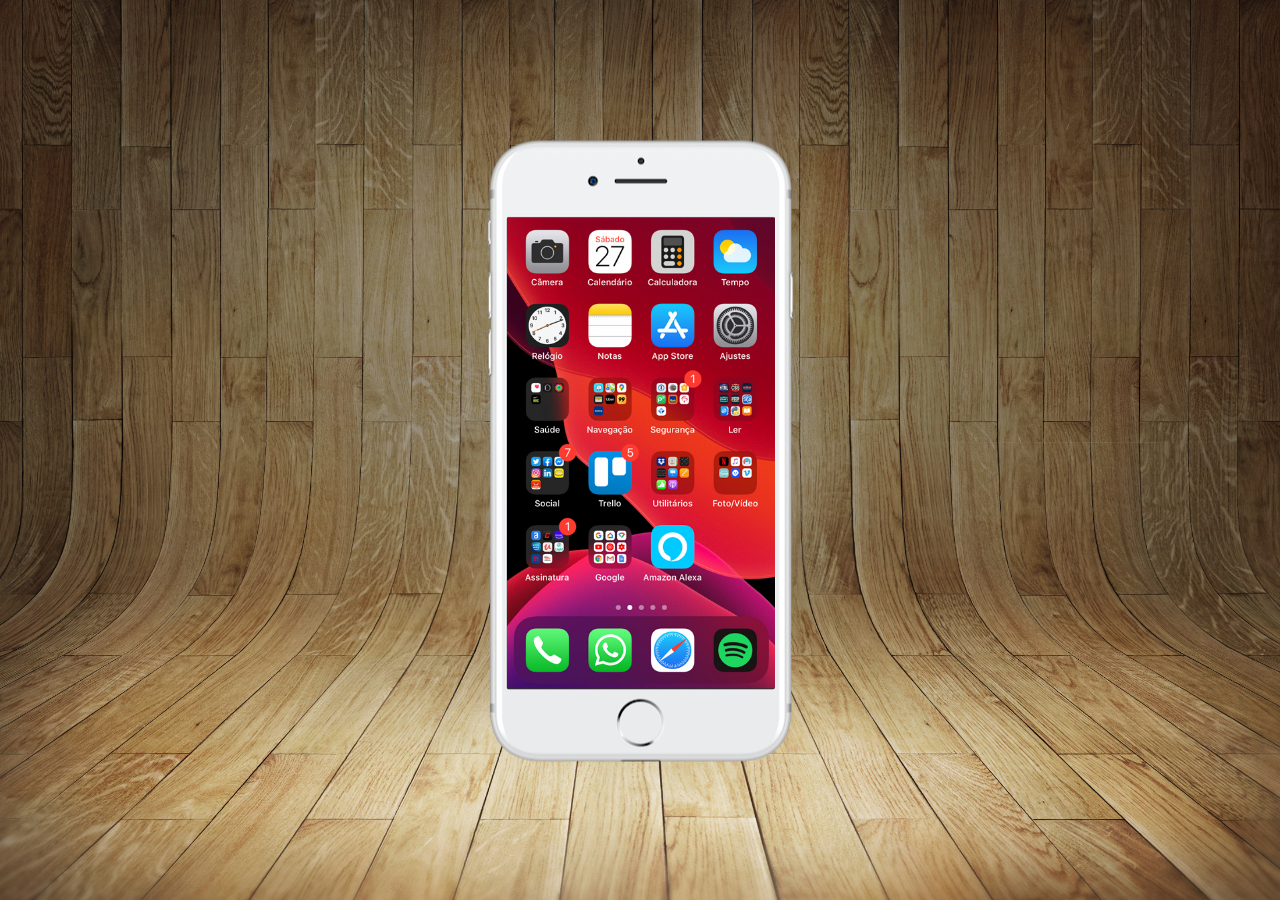
<file: pacote-d013/index.html>
<!DOCTYPE html>
<html lang="pt-br">
<head>
    <meta charset="UTF-8">
    <meta http-equiv="X-UA-Compatible" content="IE=edge">
    <meta name="viewport" content="width=device-width, initial-scale=1.0">
    <link rel="shortcut icon" href="favicon.ico" type="image/x-icon">
    <link rel="stylesheet" href="estilosstyle.css">
    <title>Projeto Redes Sociais</title>
</head>
<body>
    <main>
        <section id="telefone">
            <iframe src="home.html" name="tela"  id="tela" frameborder="0"></iframe>


        </section>
        <section id="redes-sociais">

        </section>
    </main>
    
</body>
</html>
</file>
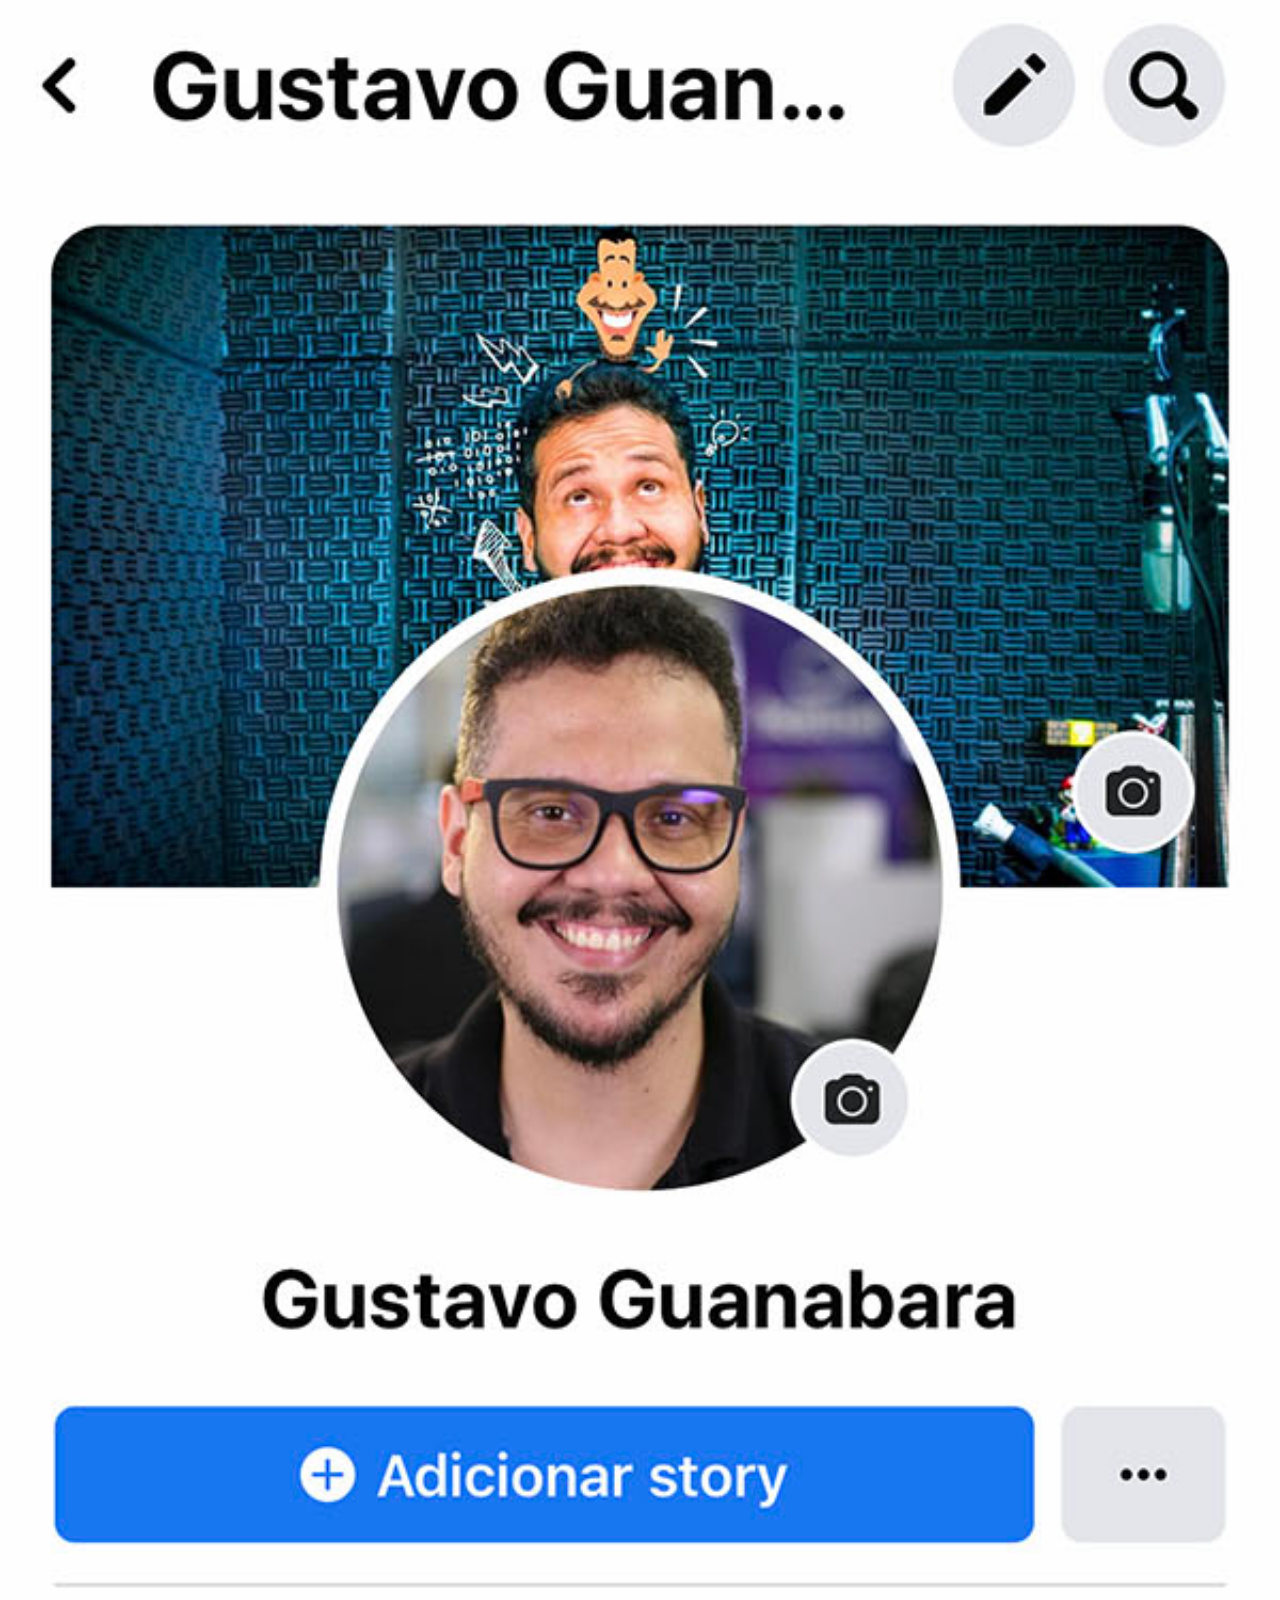
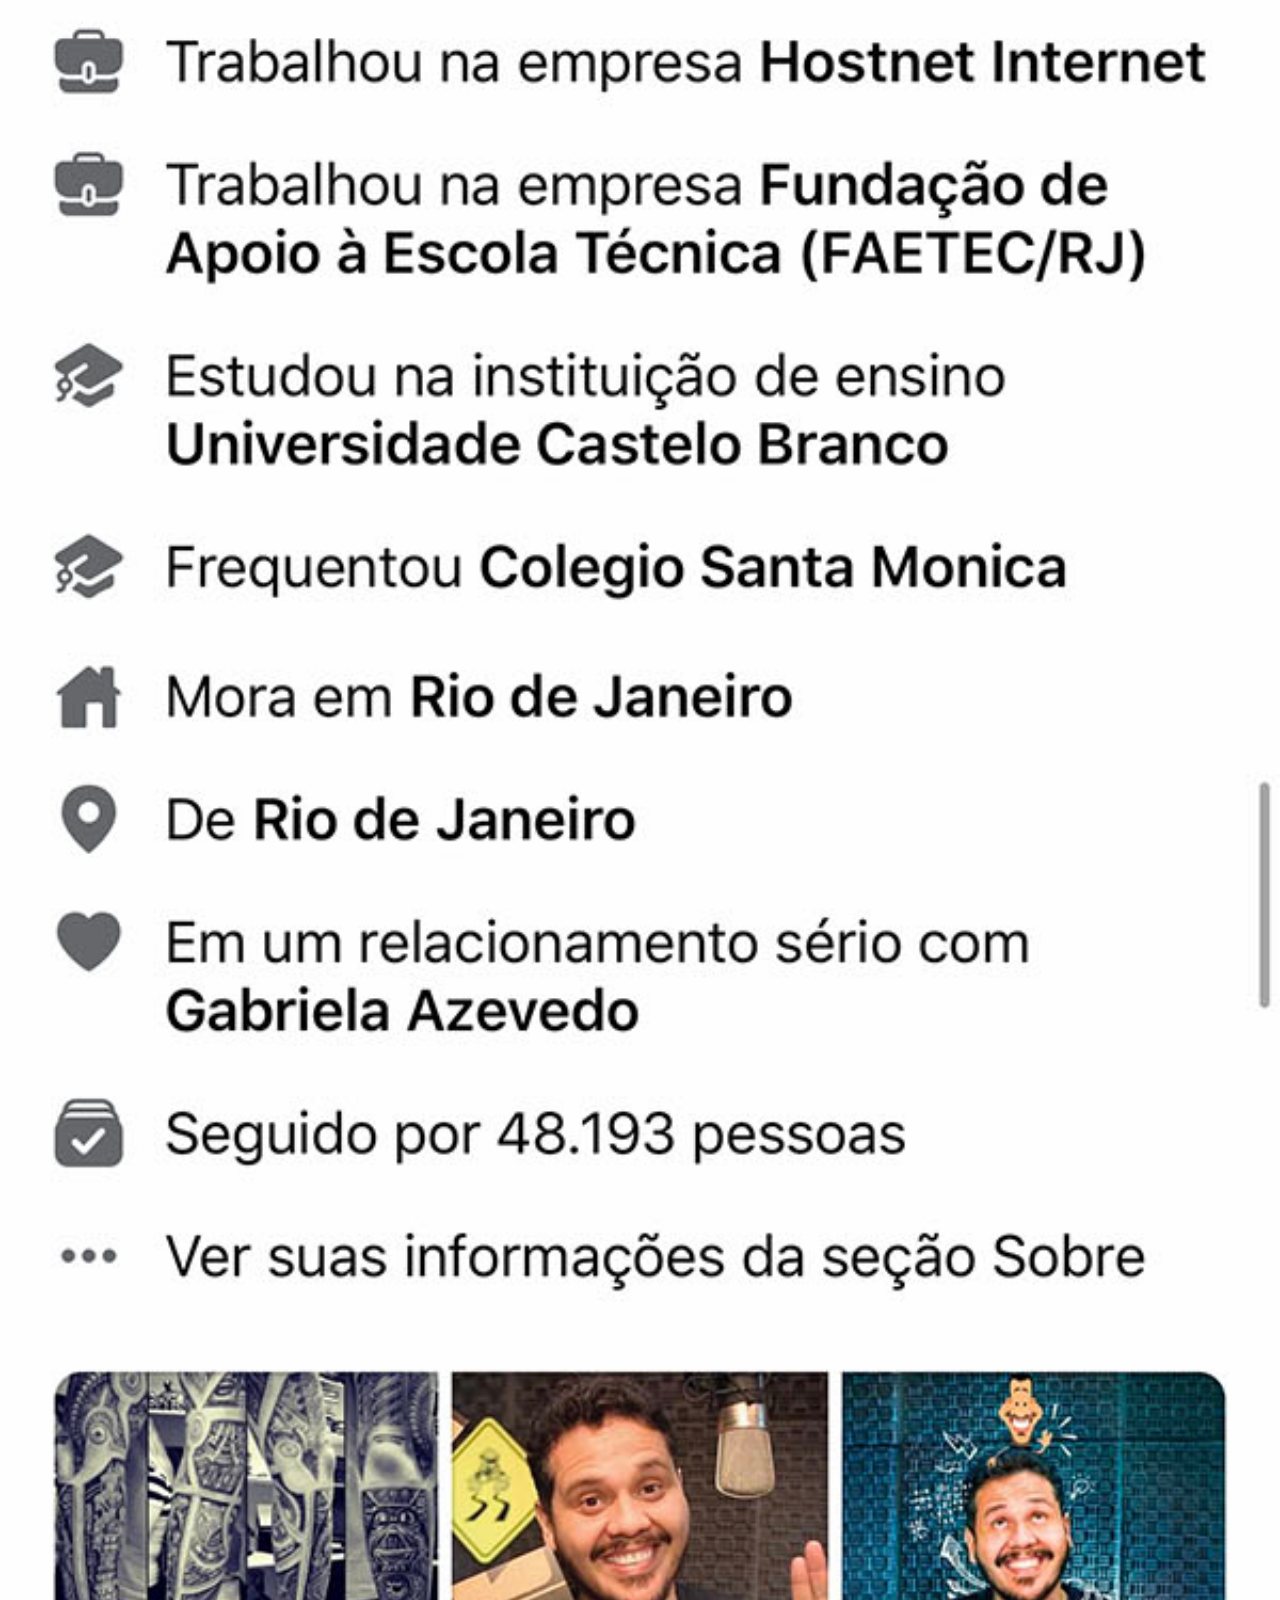
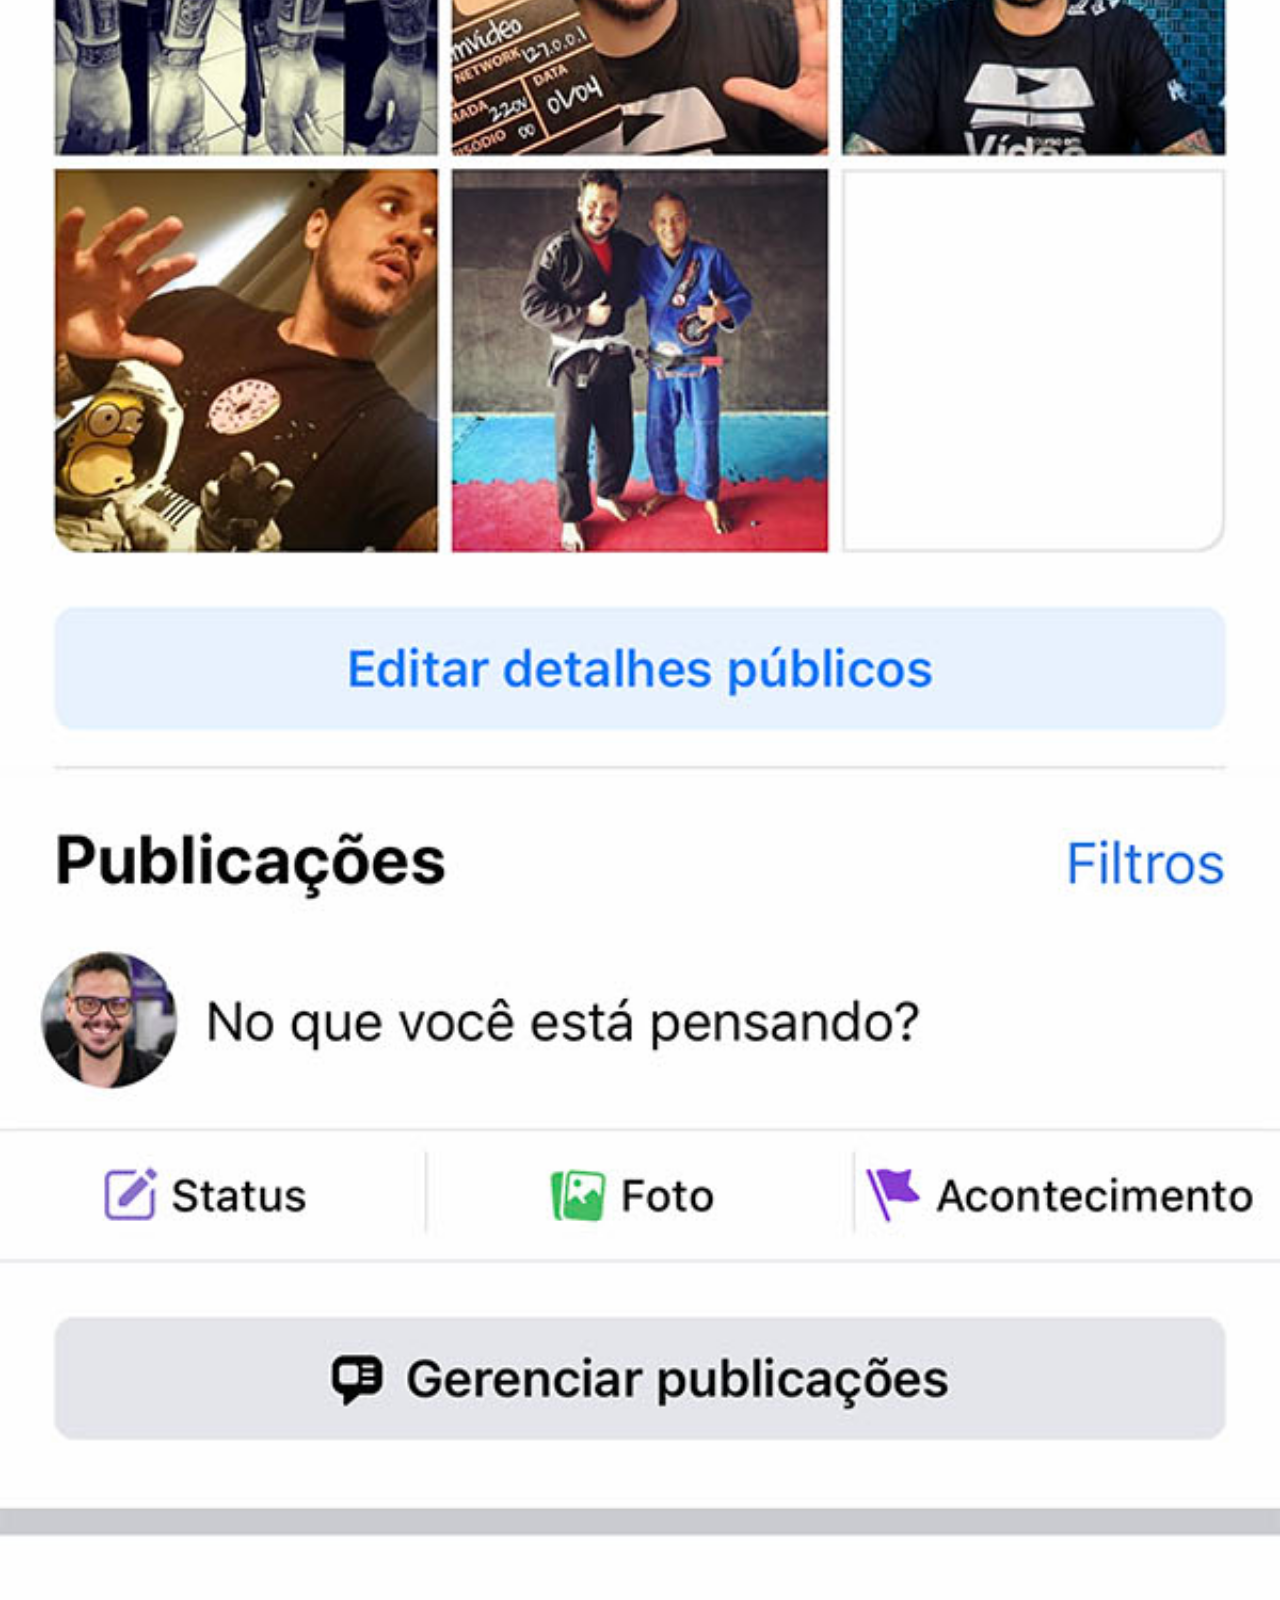
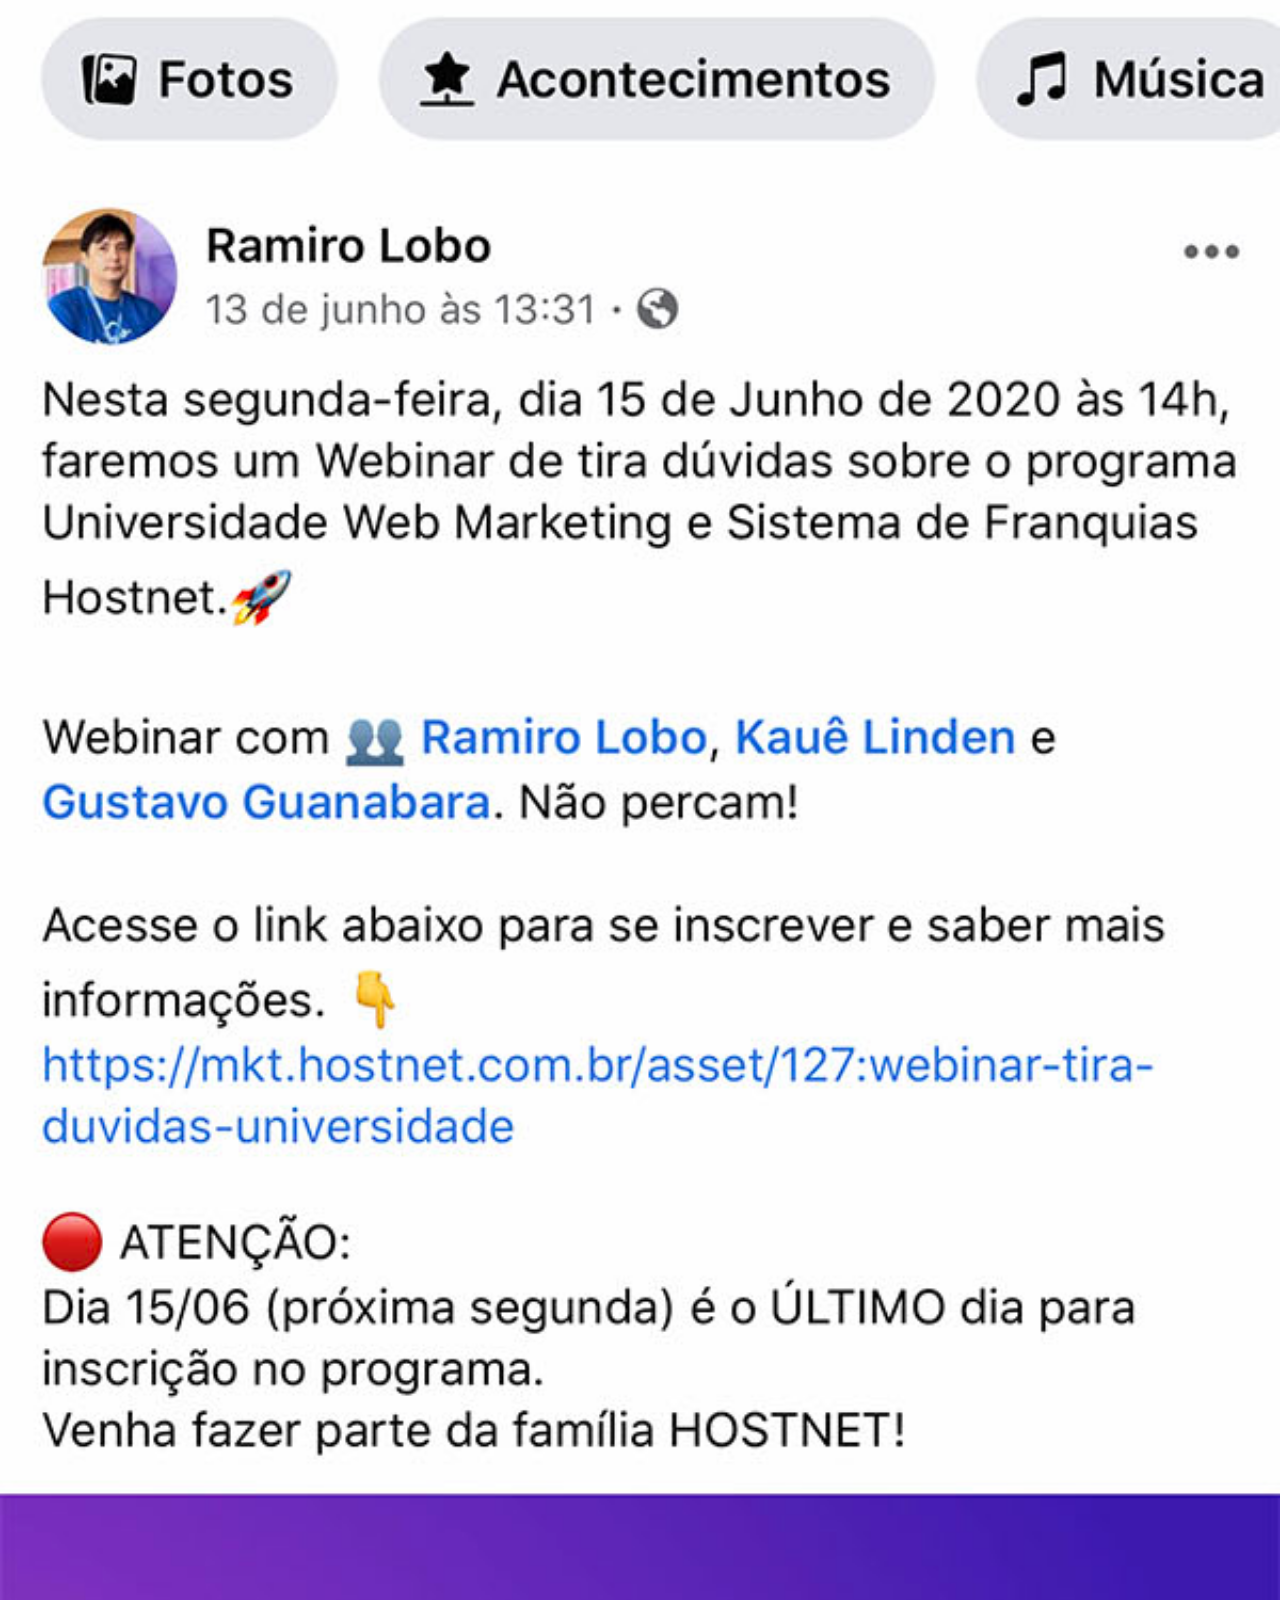
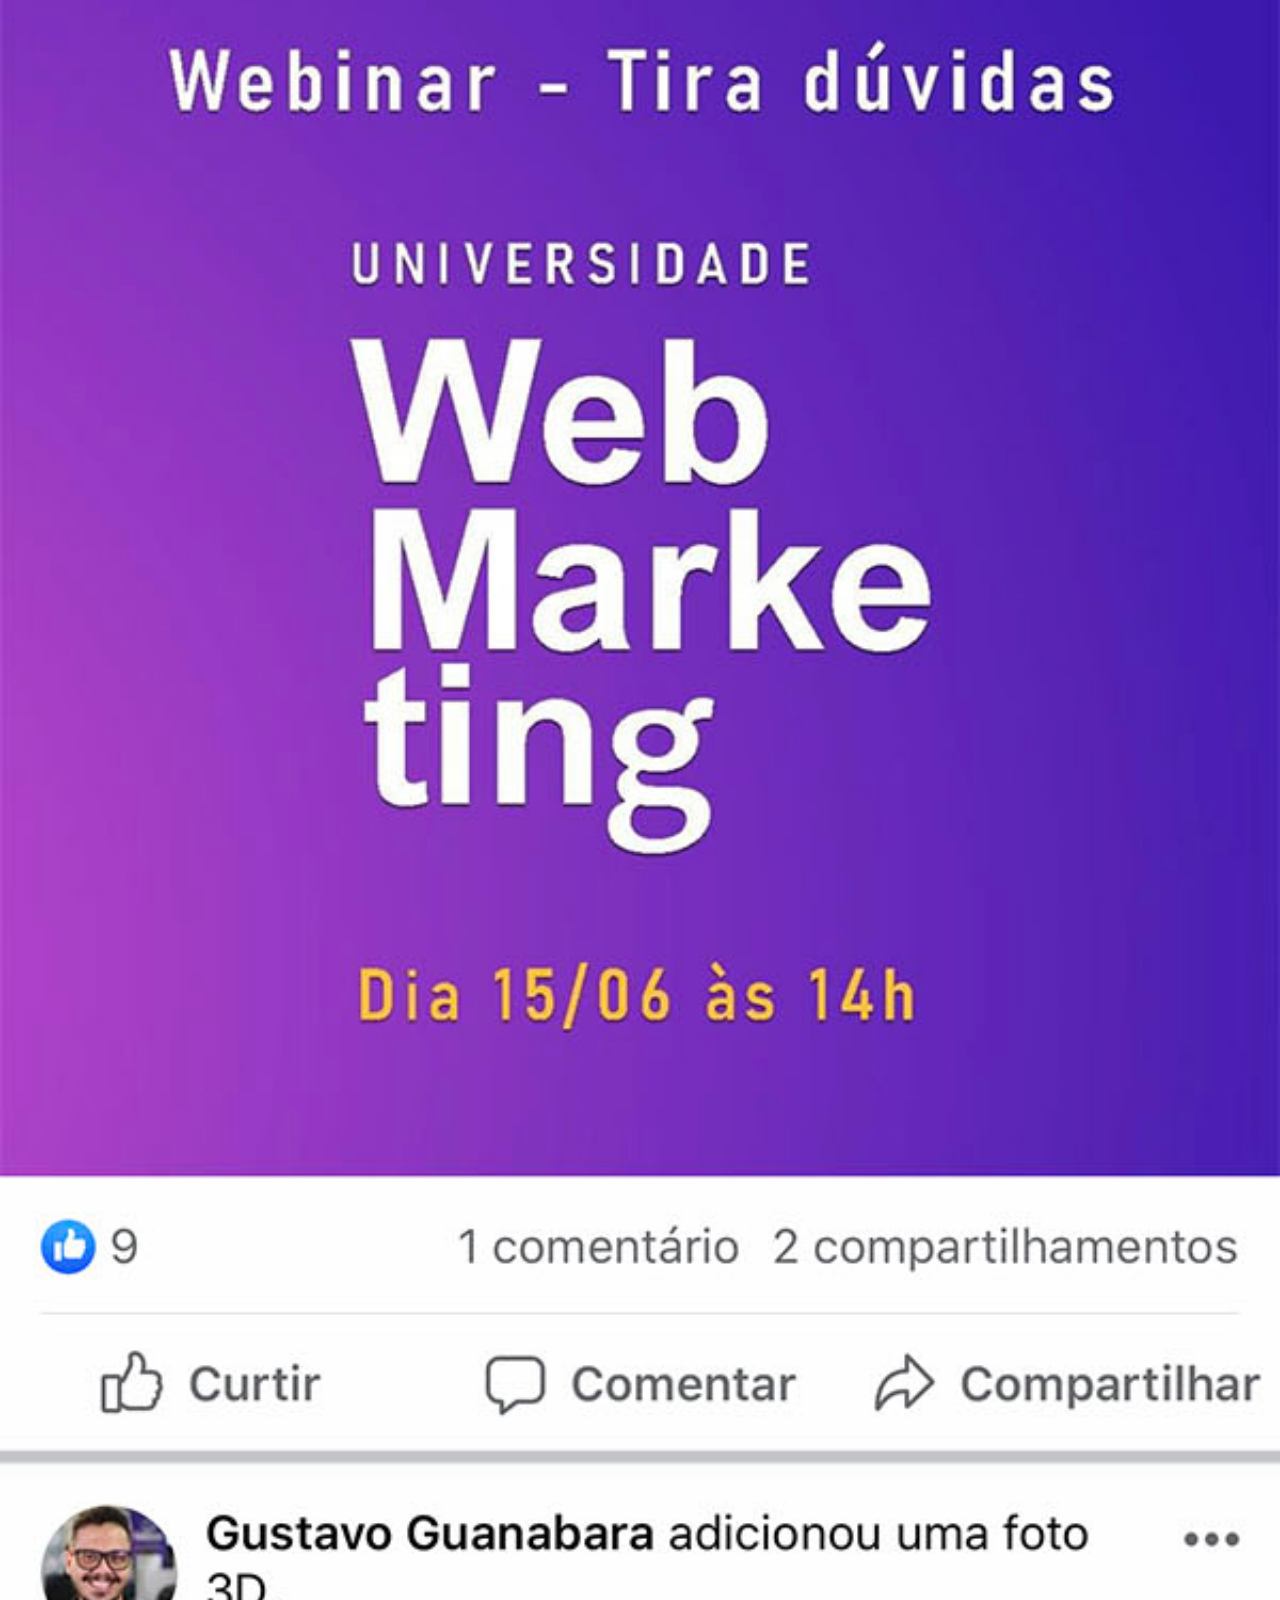
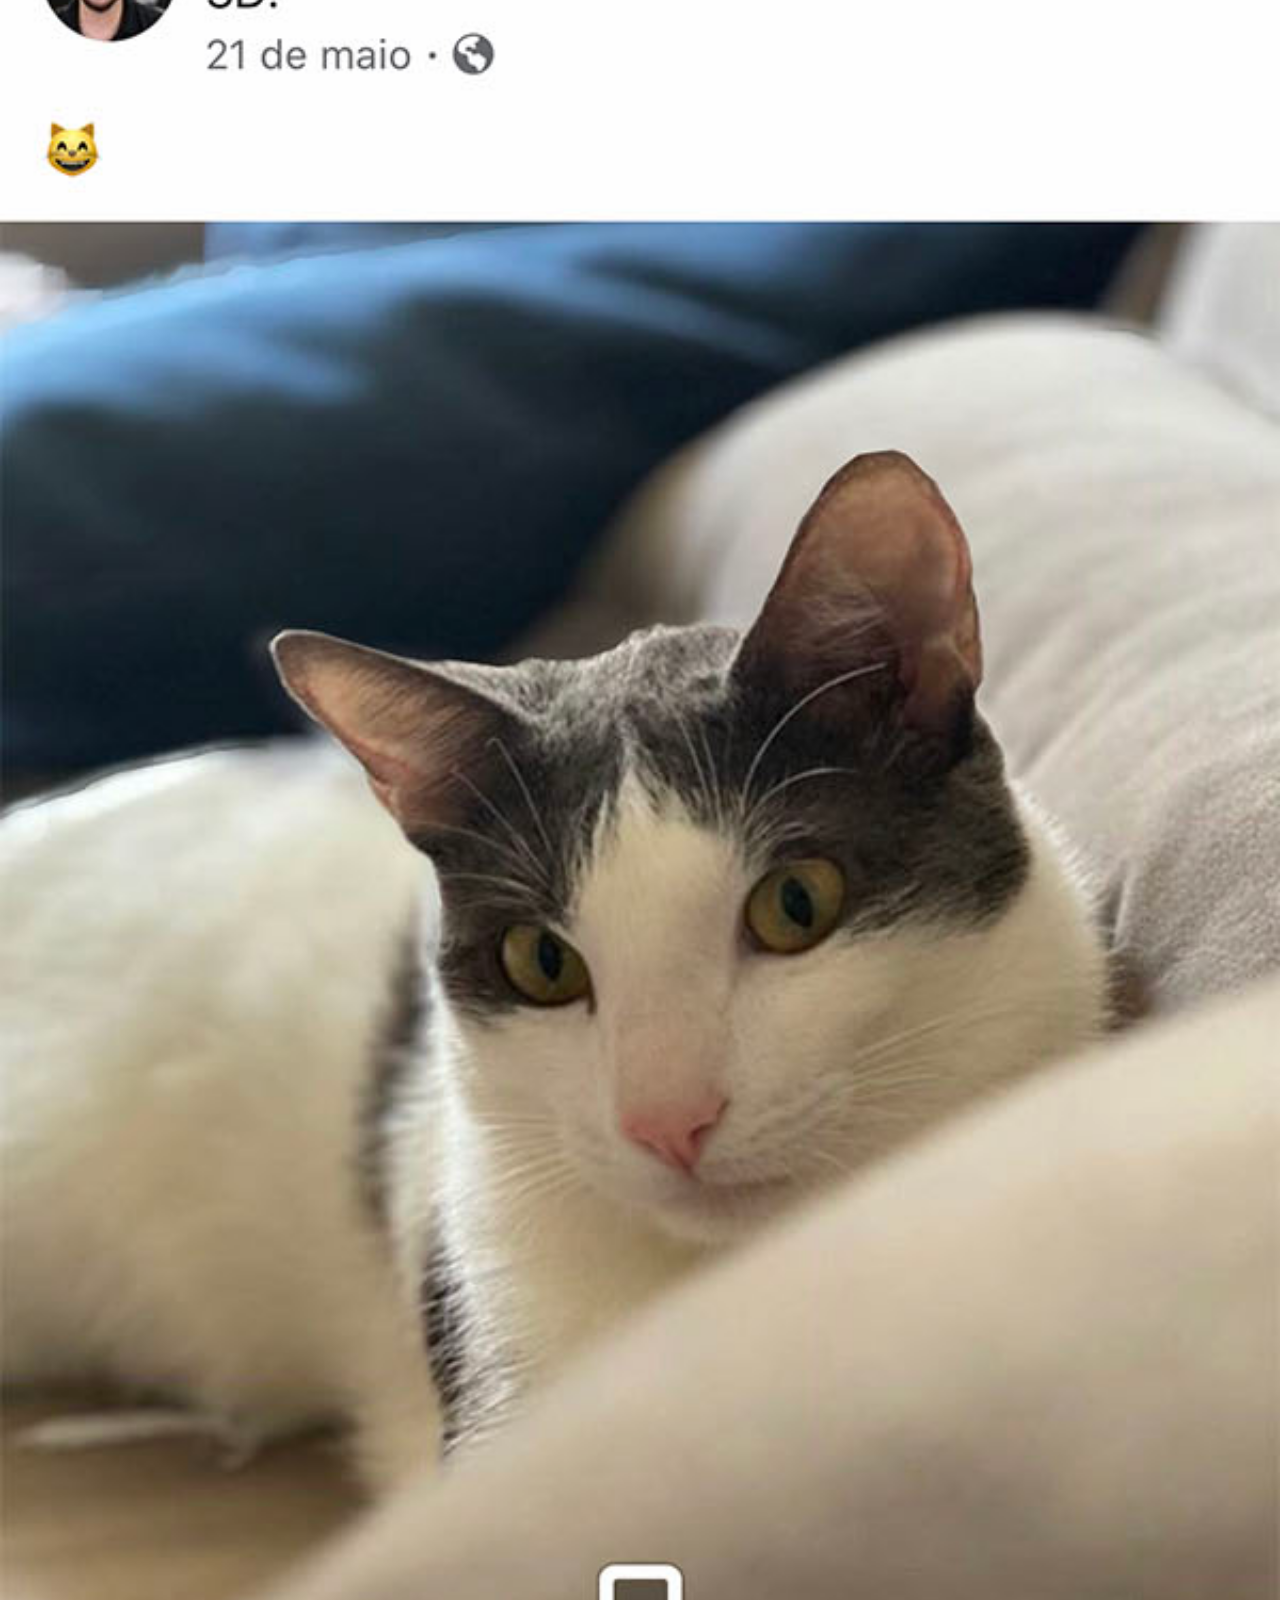
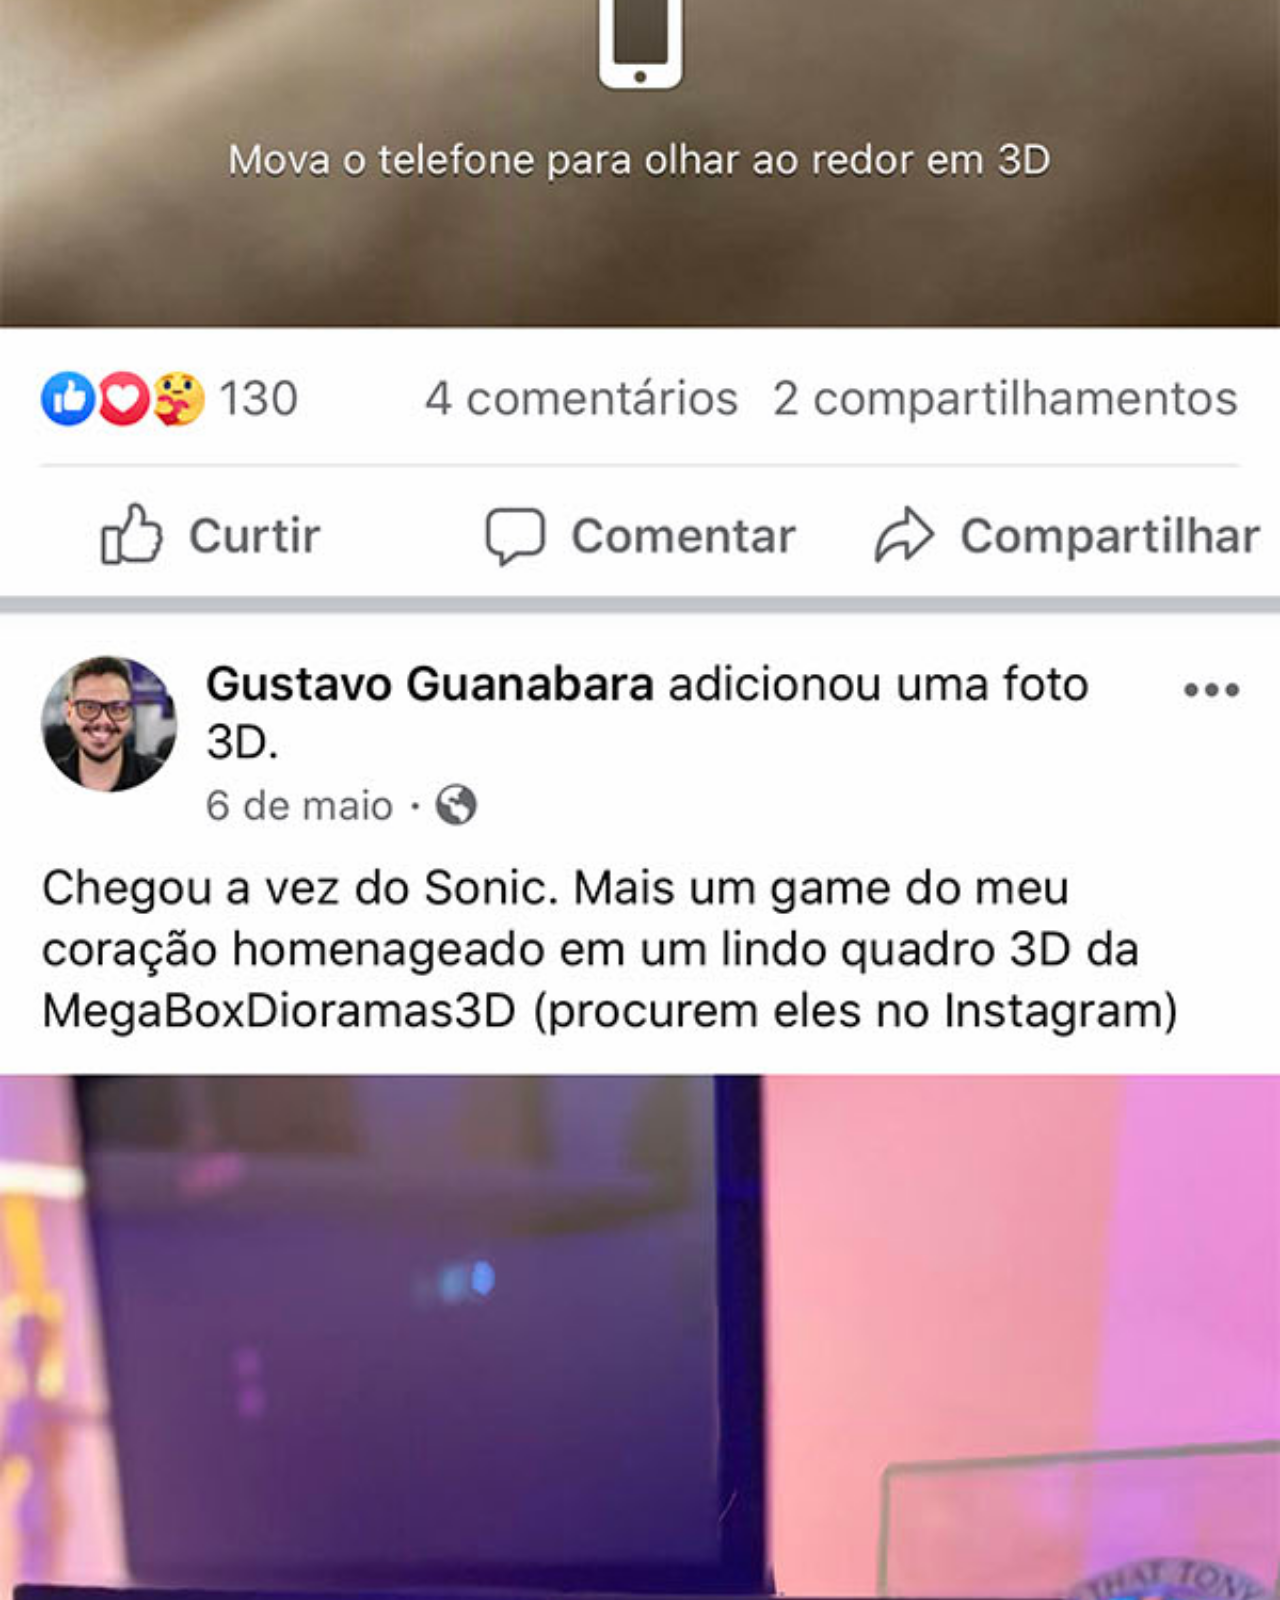
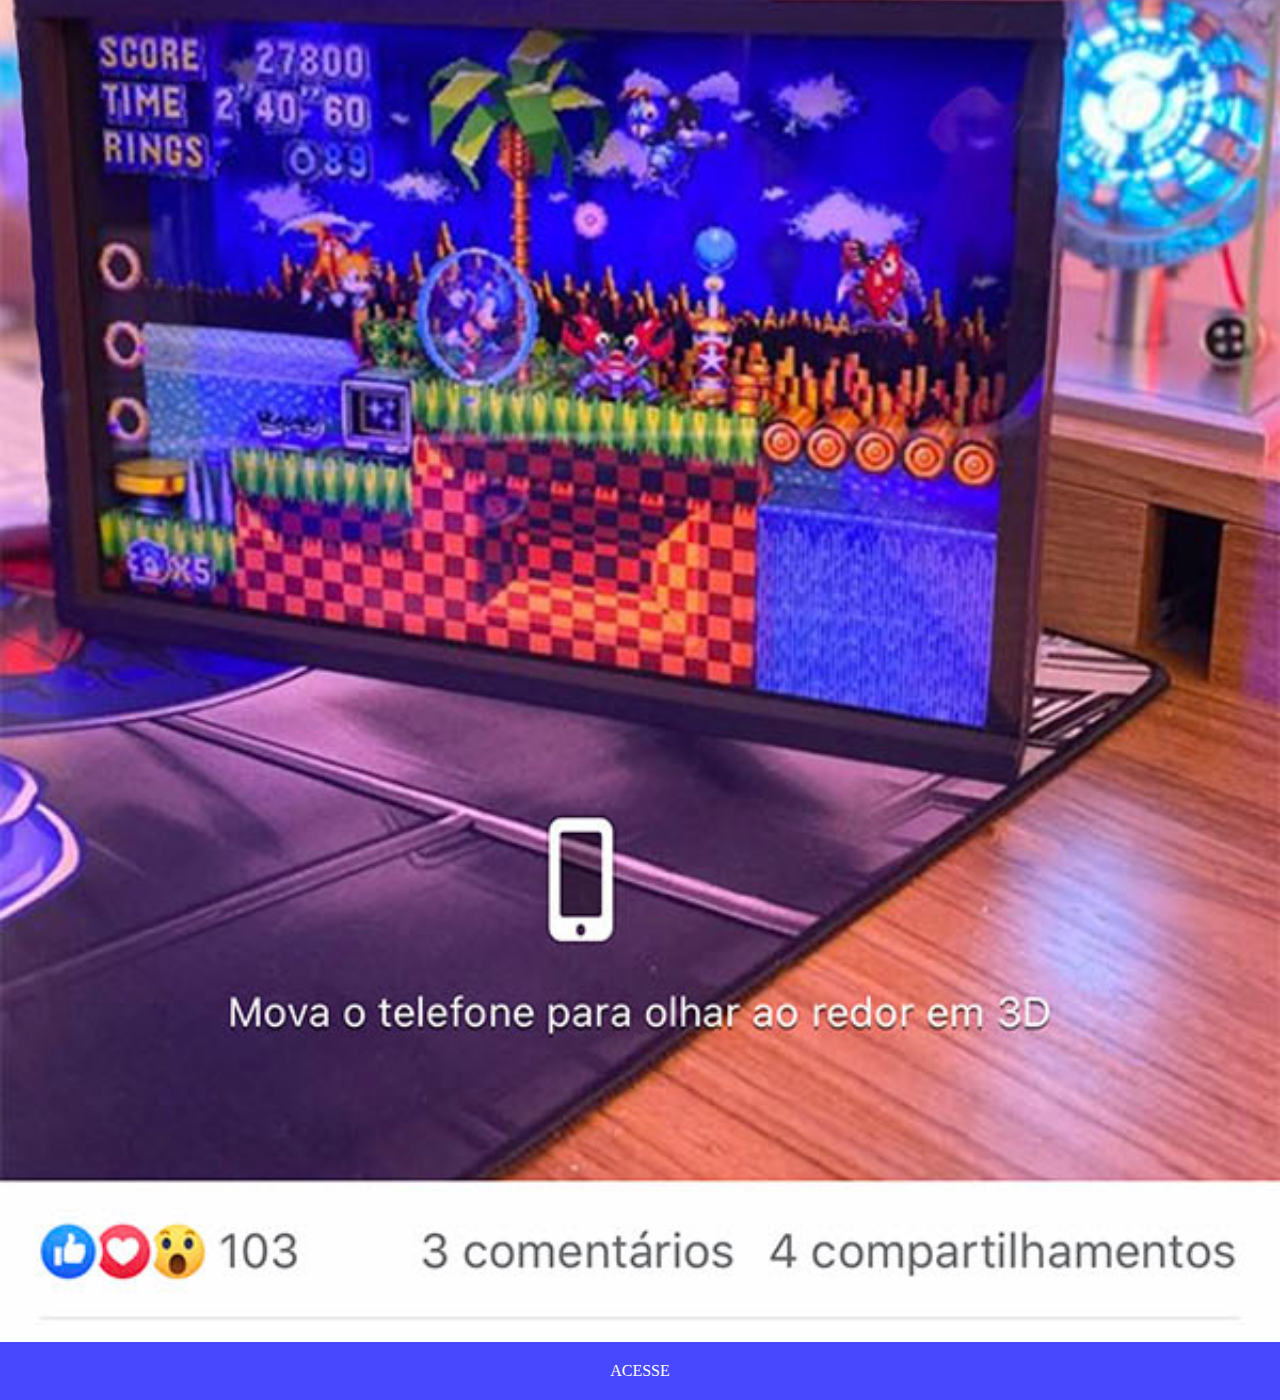
<file: facebook.html>
<!DOCTYPE html>
<html lang="pt-br">
<head>
    <meta charset="UTF-8">
    <meta http-equiv="X-UA-Compatible" content="IE=edge">
    <meta name="viewport" content="width=device-width, initial-scale=1.0">
    <title>Facebook</title>
    <style>
        *{
            margin: 0px;
            padding: 0px;            
        }
        img{
            width: 100vw;

        }
        ::-webkit-scrollbar{
            width: 0px;
        }
        a{
            background-color: rgba(0, 0, 255, 0.719);
            color: white;
            display: block;
            padding: 20px;
            text-align: center;
            text-decoration: none;            
        }
        a:hover{
            background-color: red;

        }
    </style>
</head>
<body>
    <img src="pacote-d013/imagens/tela-facebook.jpg" alt="facebook">
    <a href="https://pt-br.facebook.com/gustavoguanabara/" target="_blank" >ACESSE</a>
    
</body>
</html>
</file>
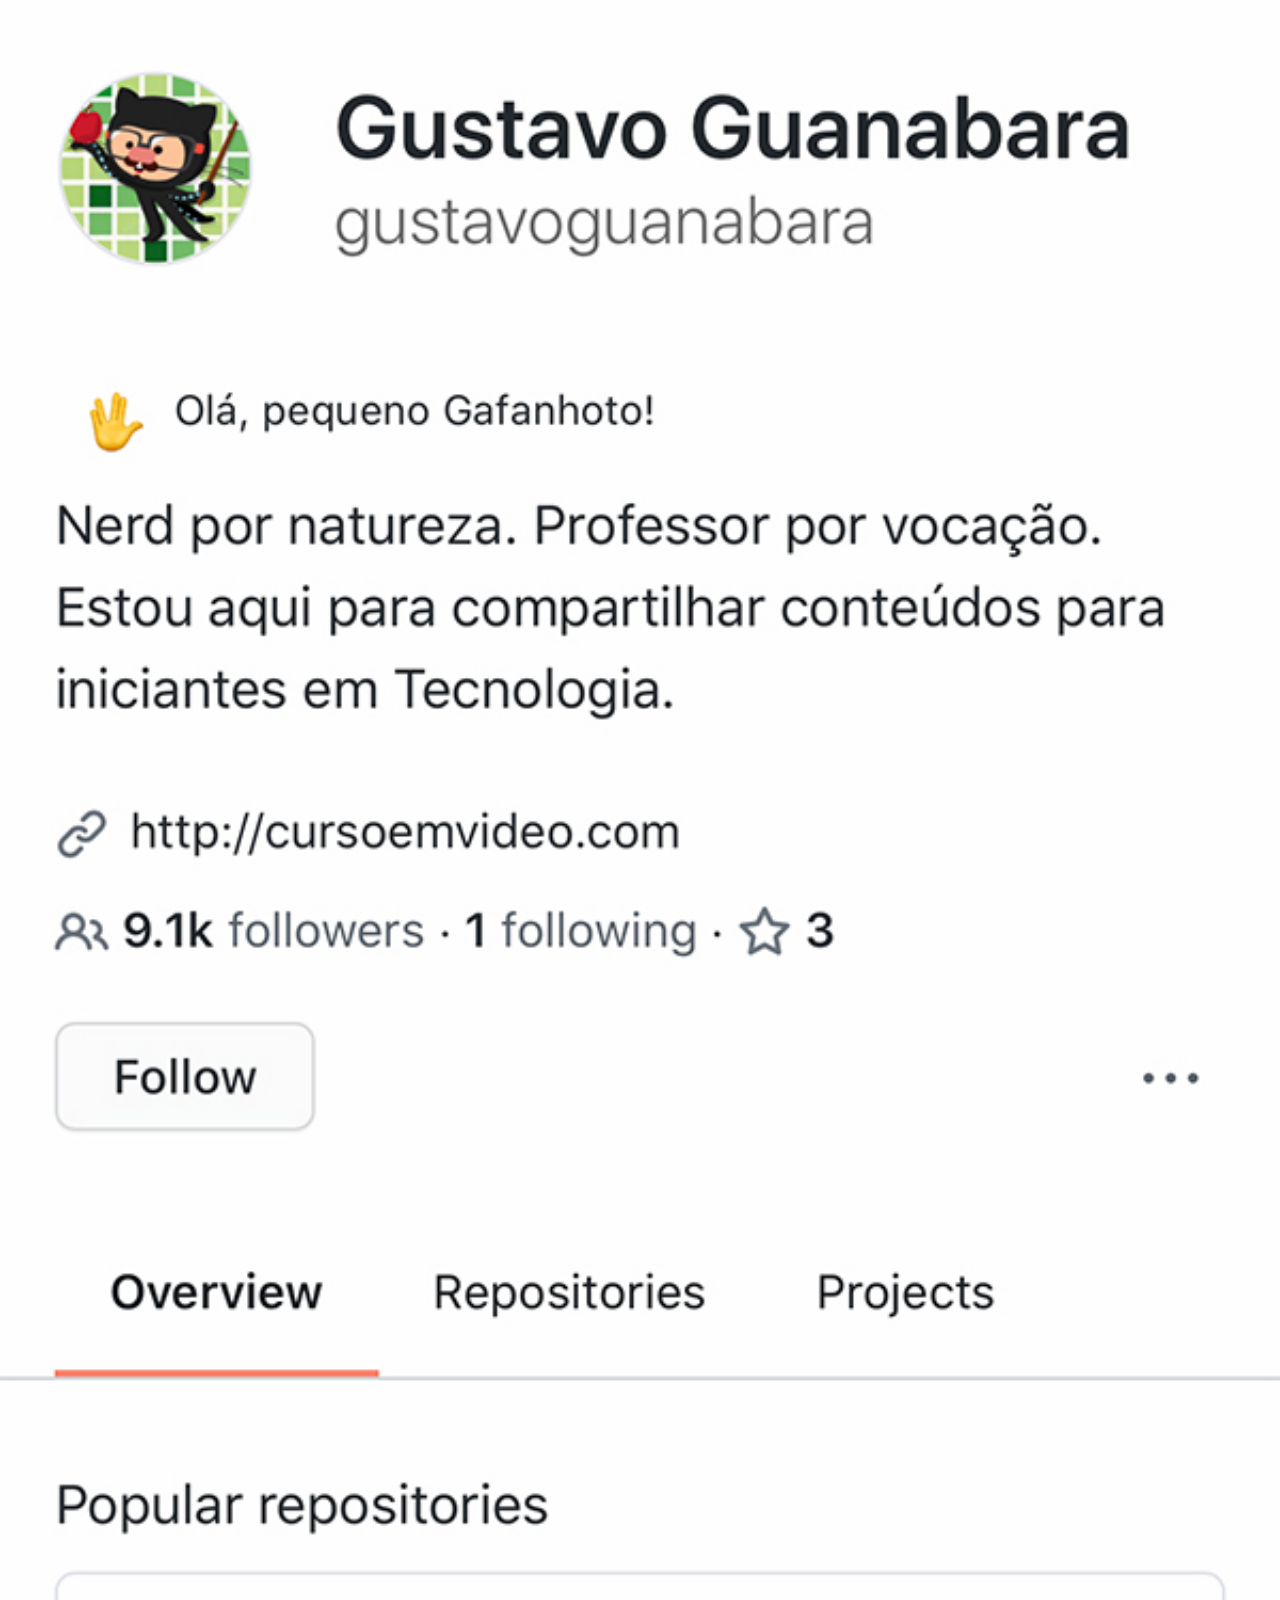
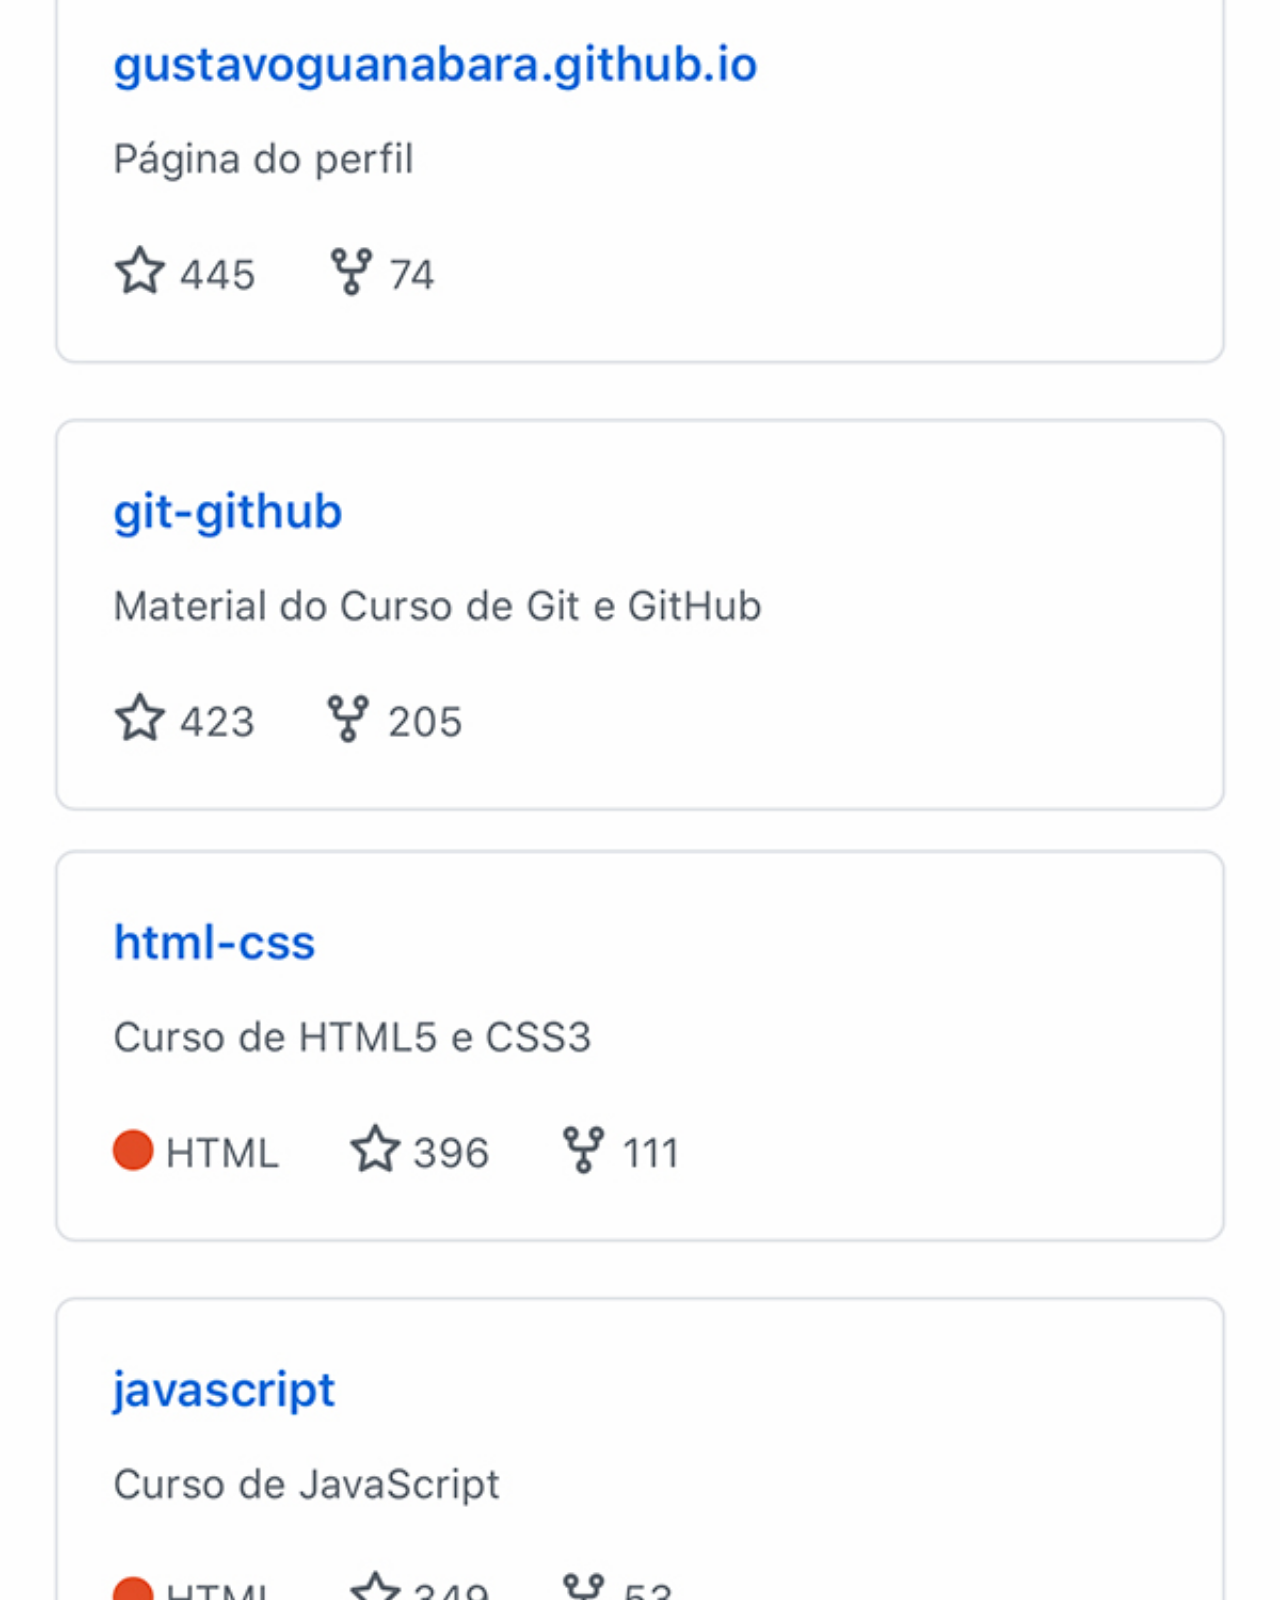
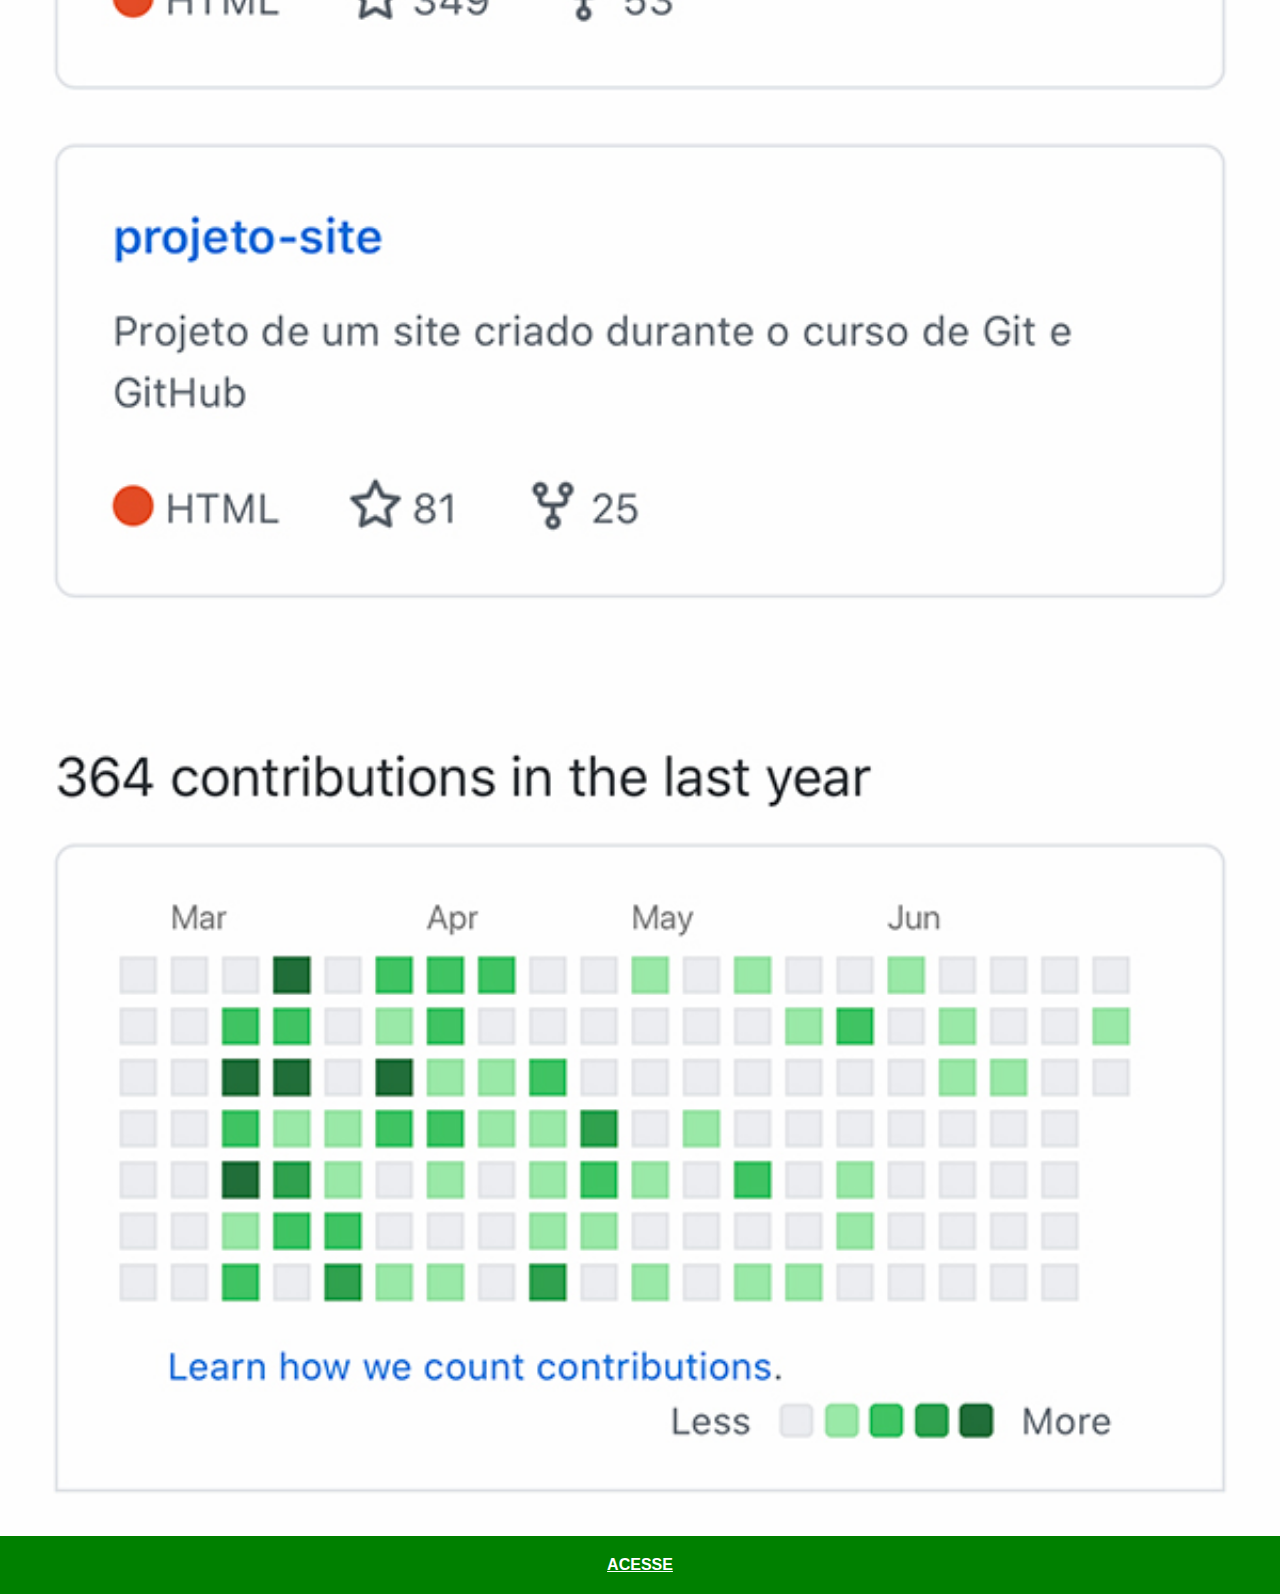
<file: hitgub.html>
<!DOCTYPE html>
<html lang="pt-br">
<head>
    <meta charset="UTF-8">
    <meta http-equiv="X-UA-Compatible" content="IE=edge">
    <meta name="viewport" content="width=device-width, initial-scale=1.0">
    <title>GitHub</title>
    <style>
        *{
            margin: 0px;
            padding: 0px;
        }
        ::-webkit-scrollbar{
            width: 0px;
            height: 0px;

        }
        img{
            width: 100vw;
        }
        a{
            background-color: green;
            display: block;
            color: white;
            font-family: Arial, Helvetica, sans-serif;
            text-align: center;
            padding: 20px;
            font-weight: bolder;
        }
        a:hover{
            background-color: red;

        }
    </style>
</head>
<body>
    <img src="./pacote-d013/imagens/tela-github.jpg" alt="Github">
    <a href="https://gustavoguanabara.github.io/" target="_blank" >ACESSE</a>
    
</body>
</html>
</file>
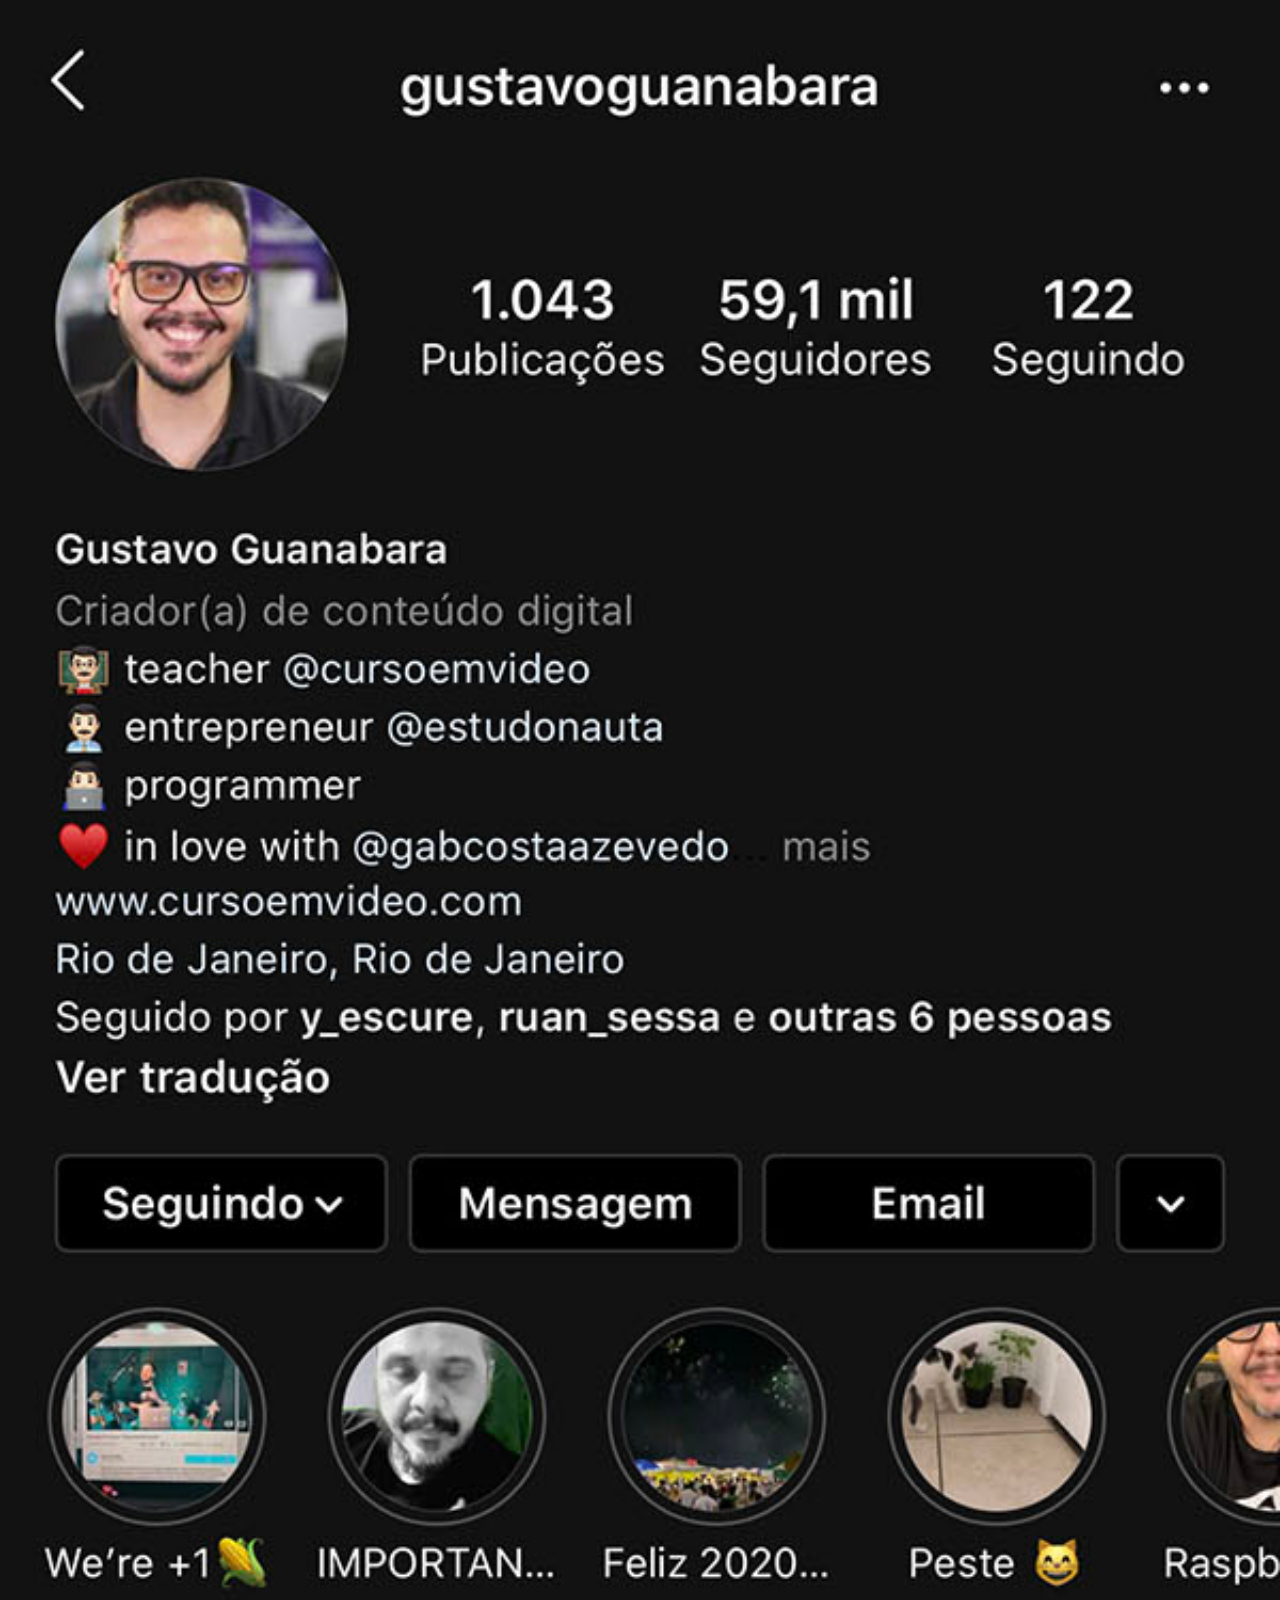
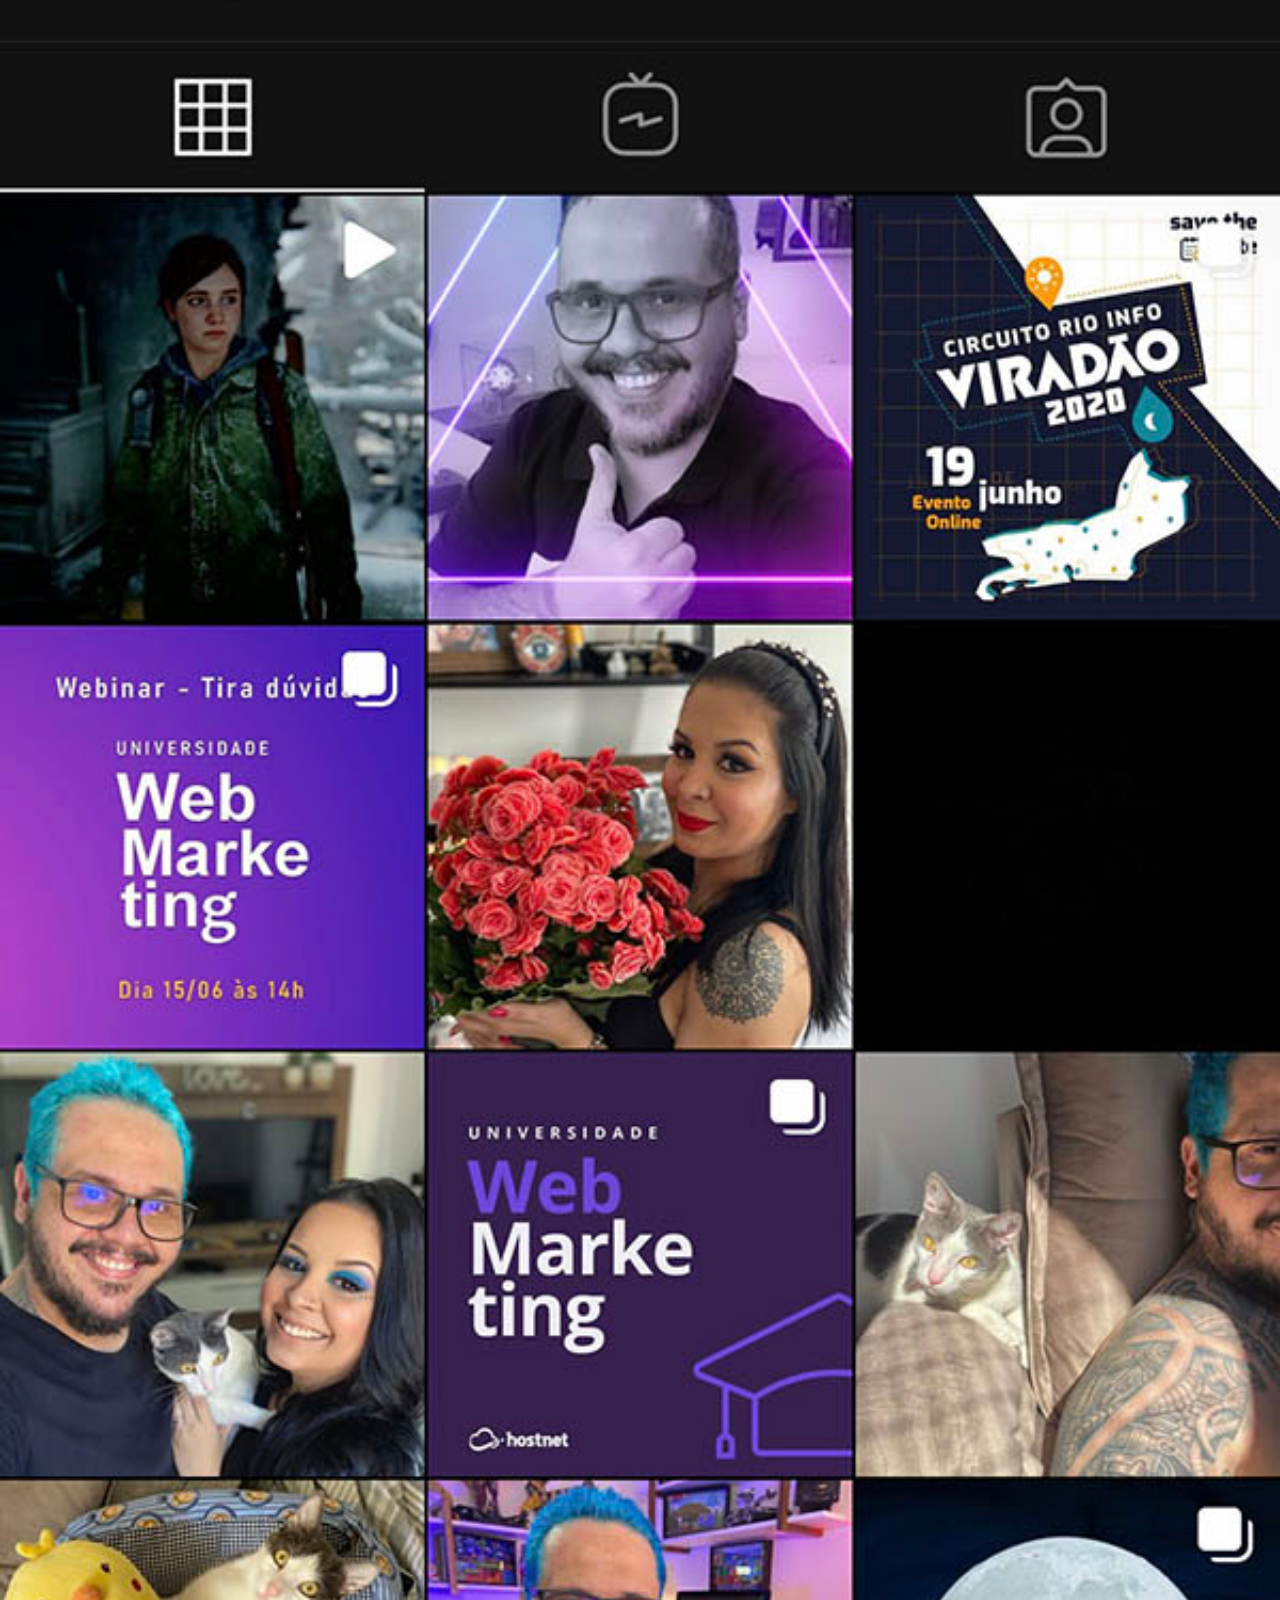
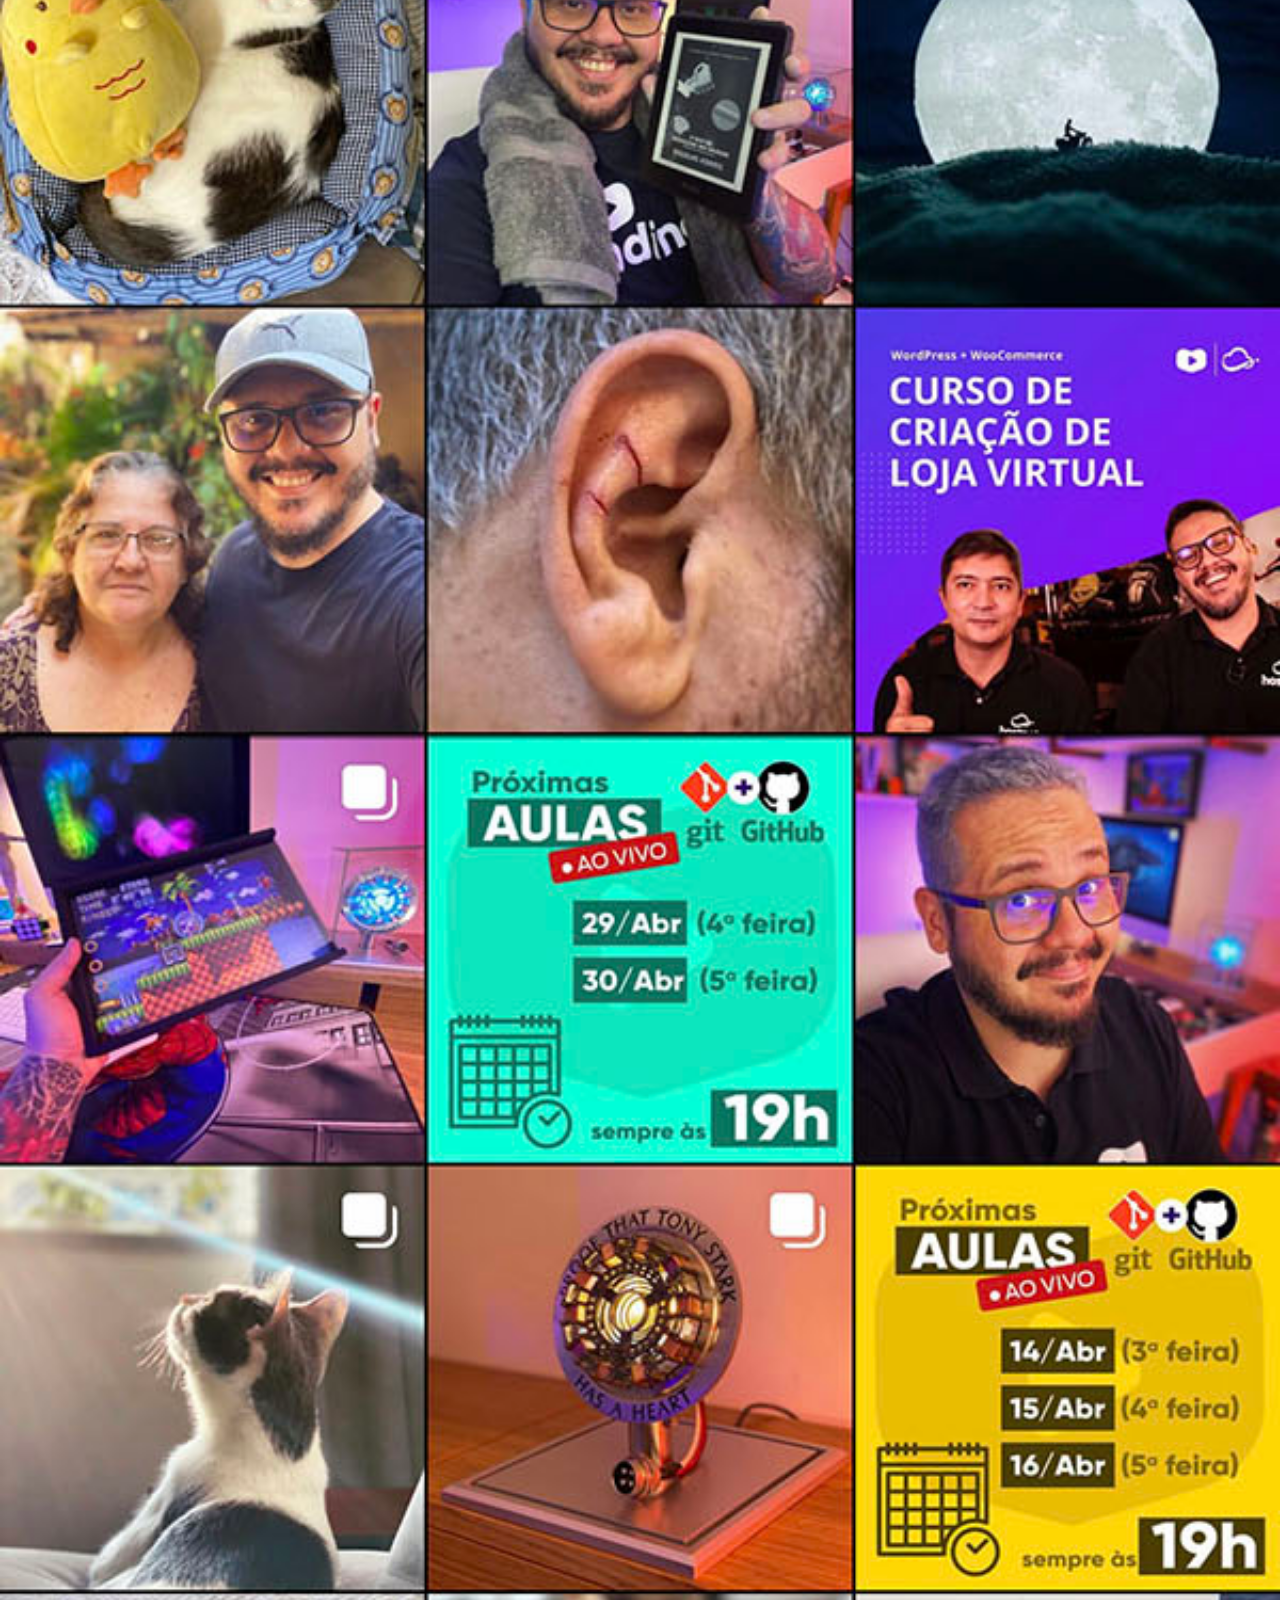
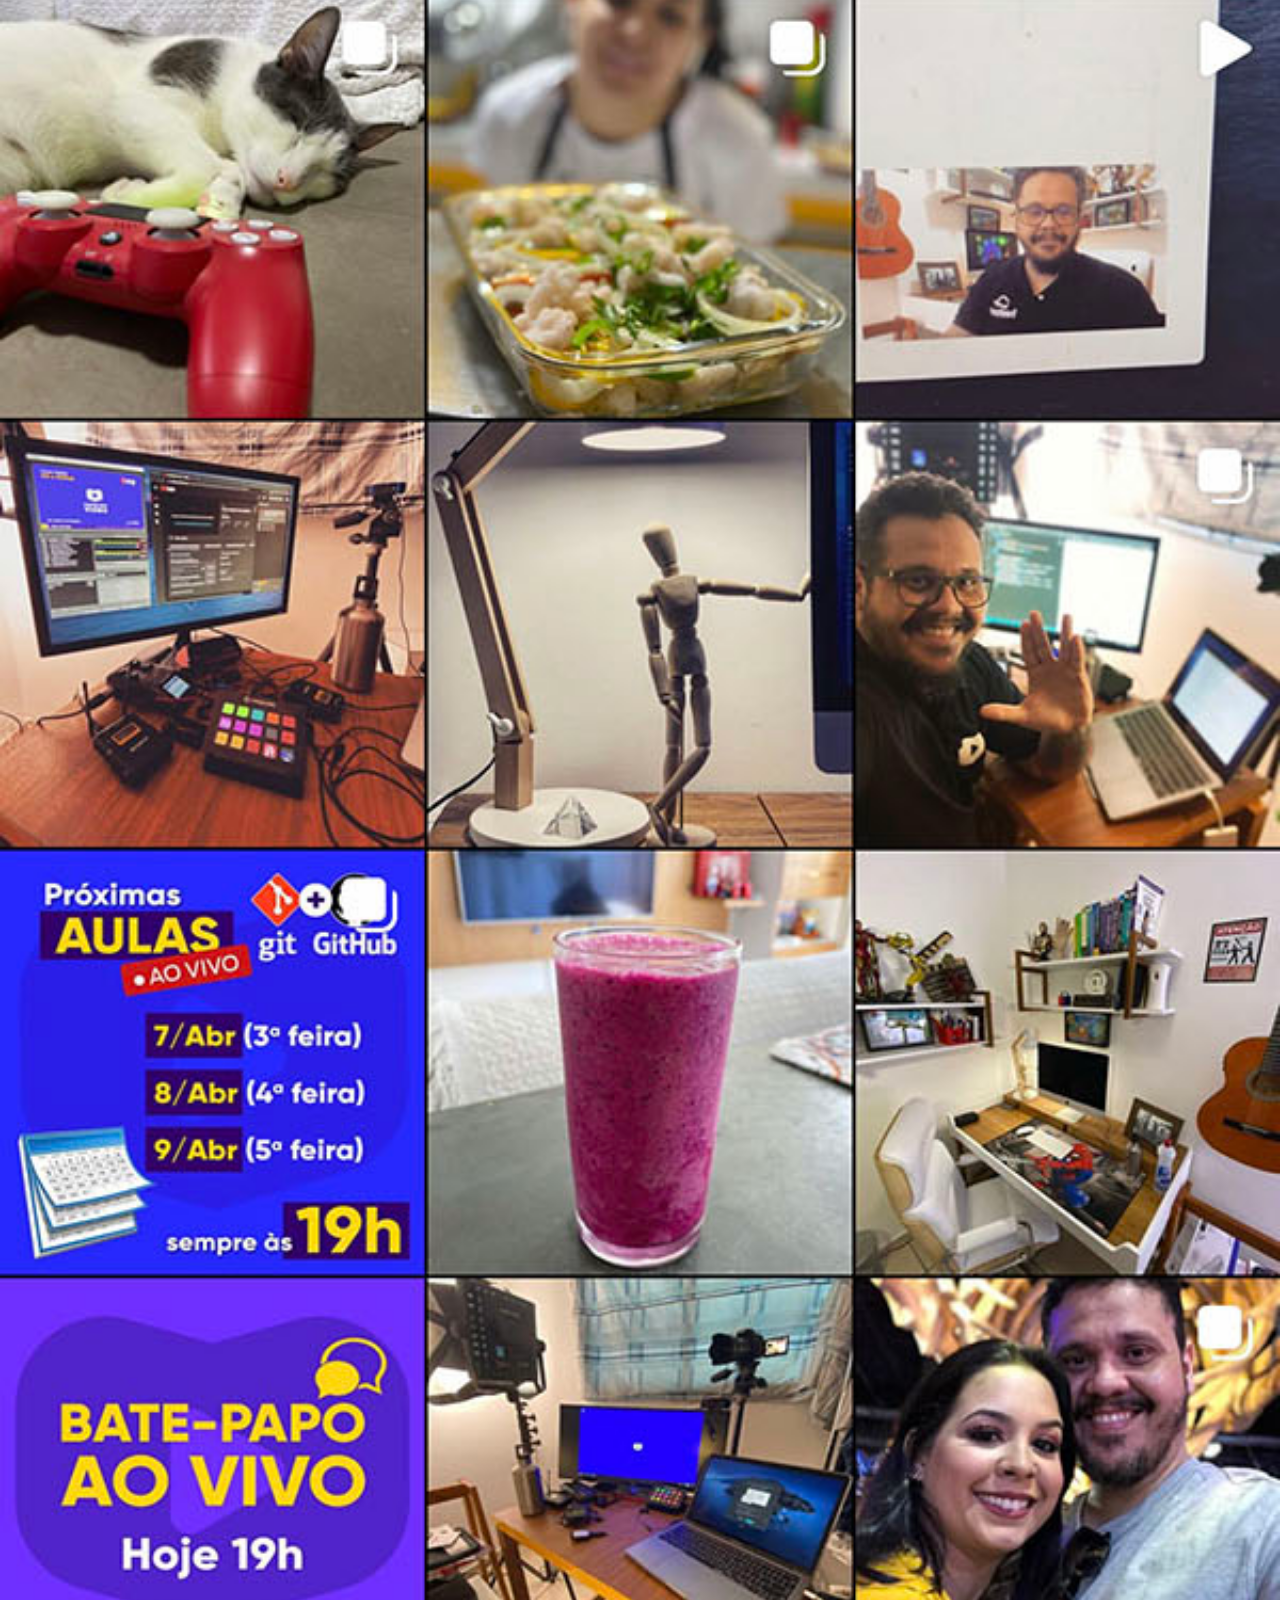
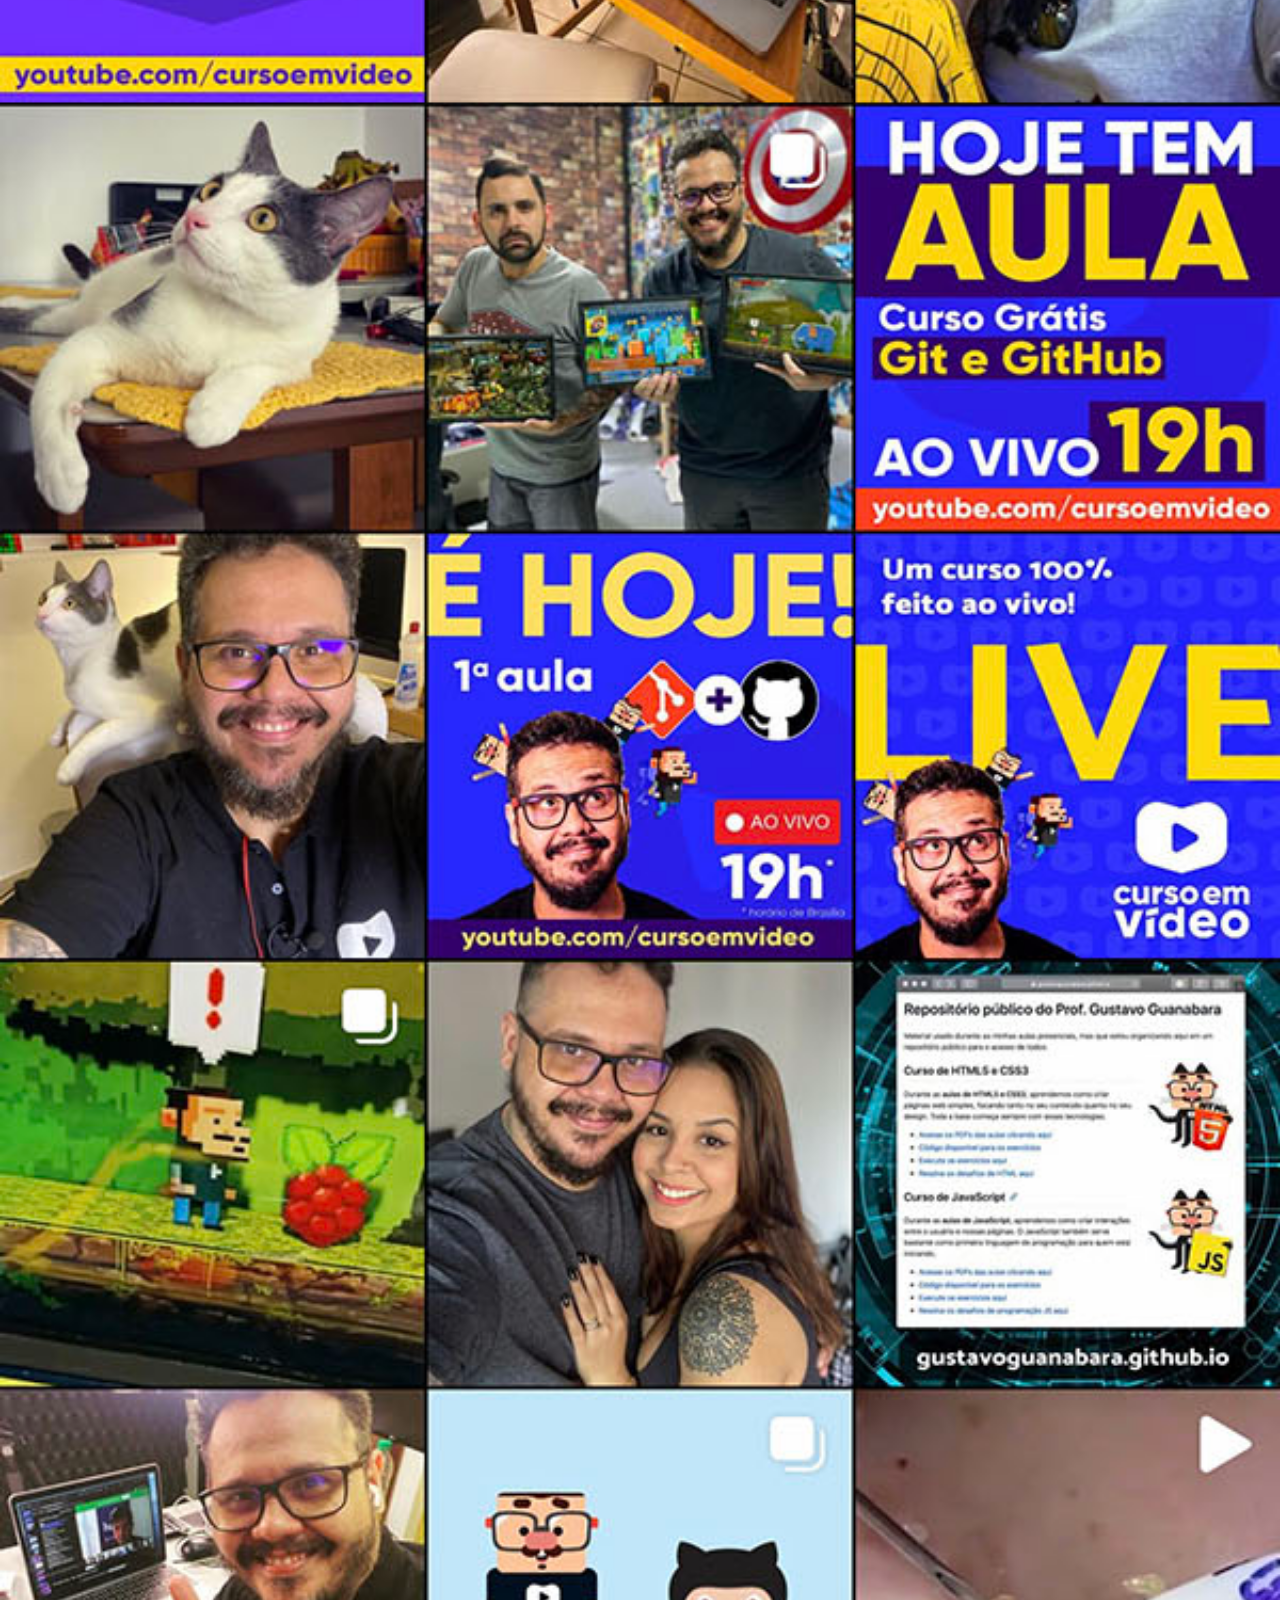
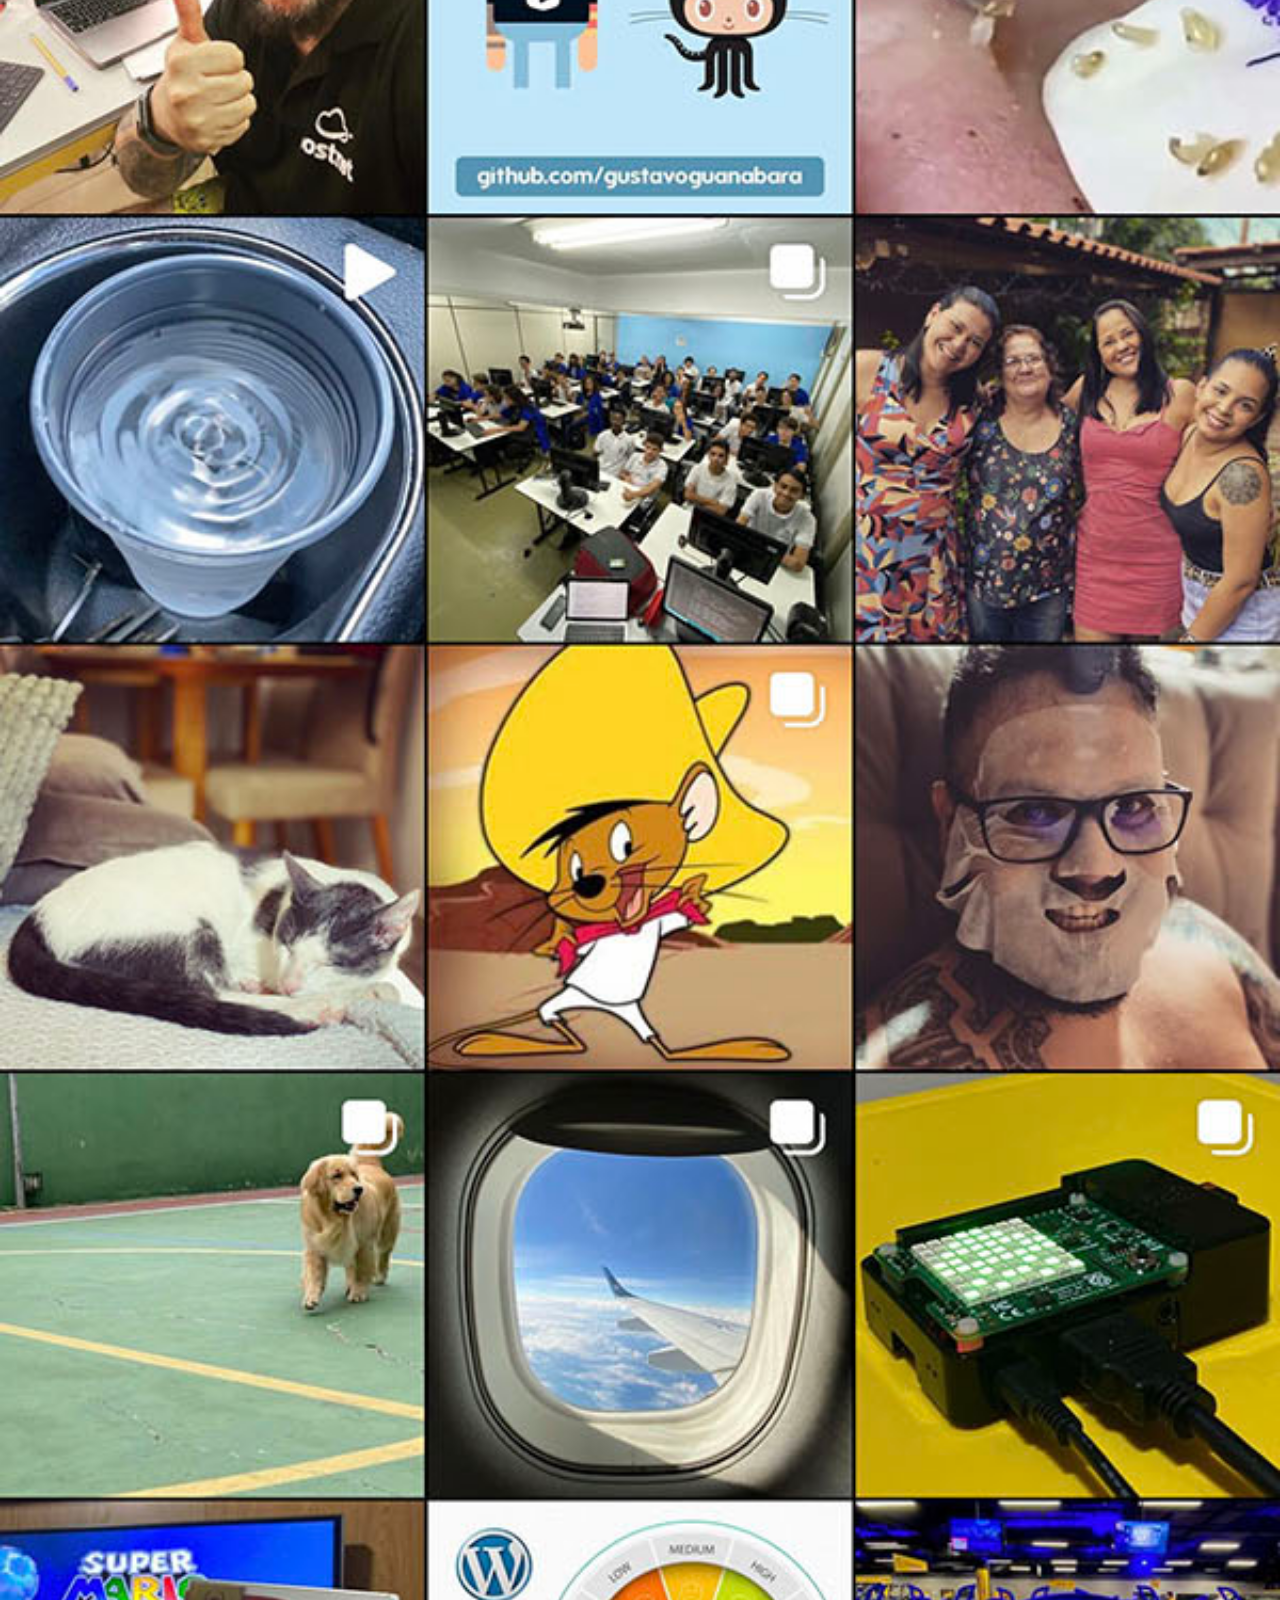
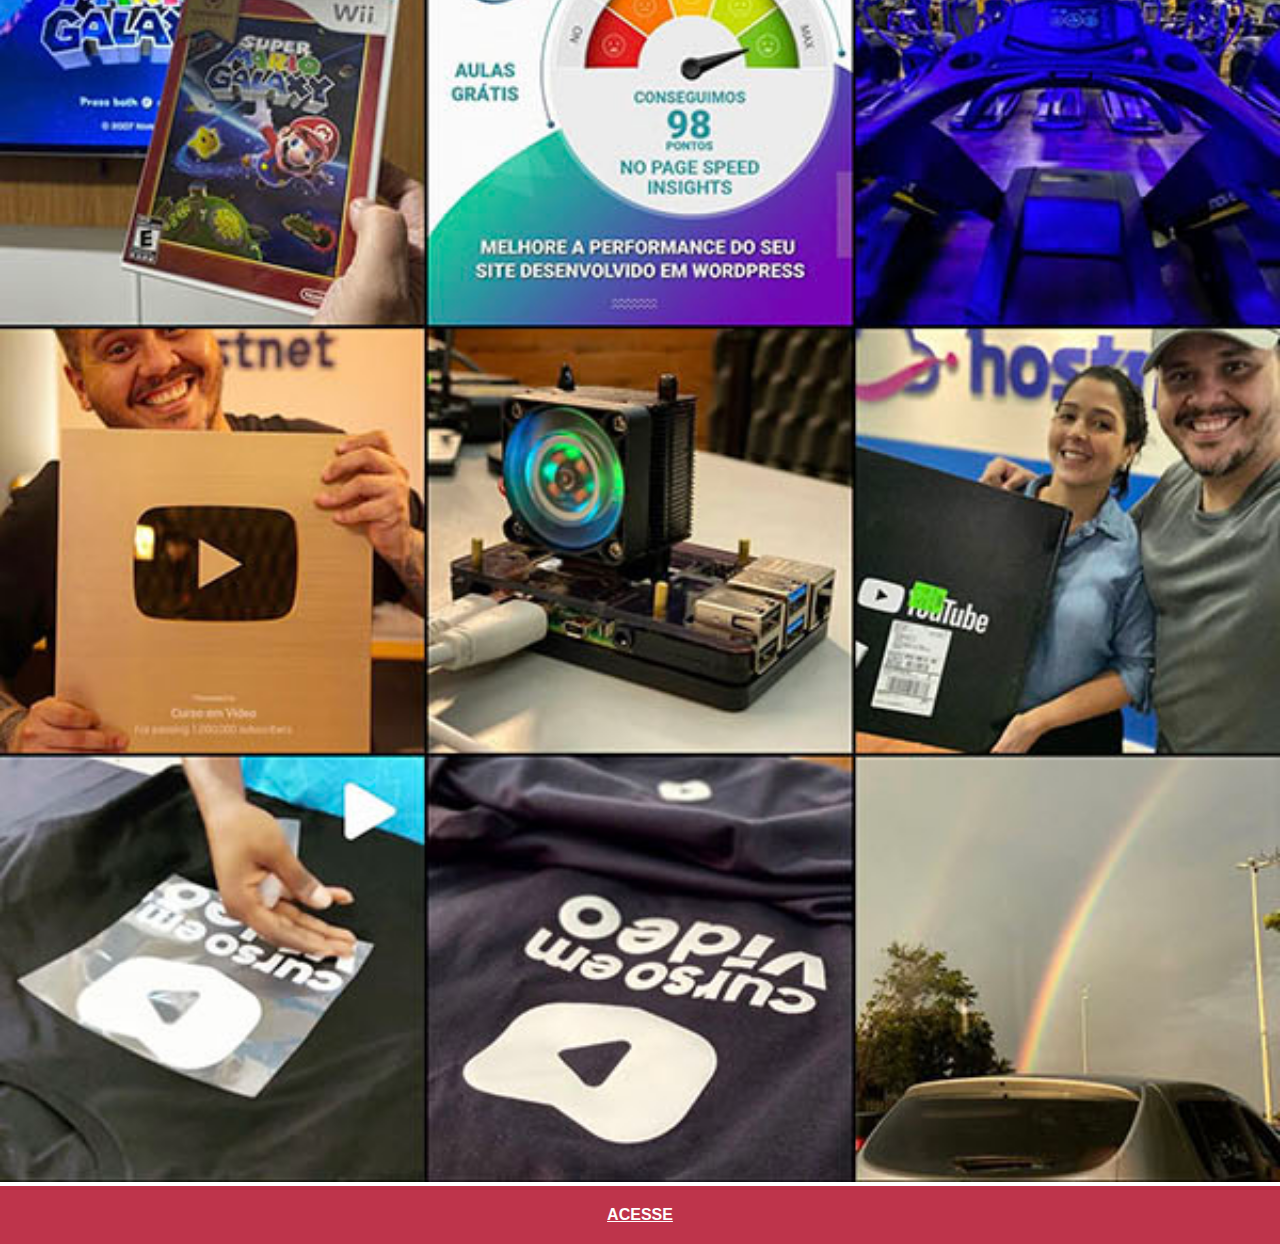
<file: instagram.html>
<!DOCTYPE html>
<html lang="pt-br">
<head>
    <meta charset="UTF-8">
    <meta http-equiv="X-UA-Compatible" content="IE=edge">
    <meta name="viewport" content="width=device-width, initial-scale=1.0">
    <title>instagram</title>
    <style>
        *{
            margin: 0px;
            padding: 0px;
        }
        ::-webkit-scrollbar{
            width: 0px;
            height: 0px;
        }
        img{
            width: 100vw;
        }
        a{
            background-color: rgb(190, 52, 75);
            display: block;
            text-align: center;
            font-family: Arial, Helvetica, sans-serif;
            padding: 20px;
            font-weight: bolder;
            color: white;            
        }
        a:hover{
            background-color: red;

        }
    </style>
</head>
<body>
    <img src="pacote-d013/imagens/tela-instagram.jpg" alt="Instagram">

    <a href="https://www.instagram.com/gustavoguanabara/" target="_blank">ACESSE</a>
</body>
</html>
</file>
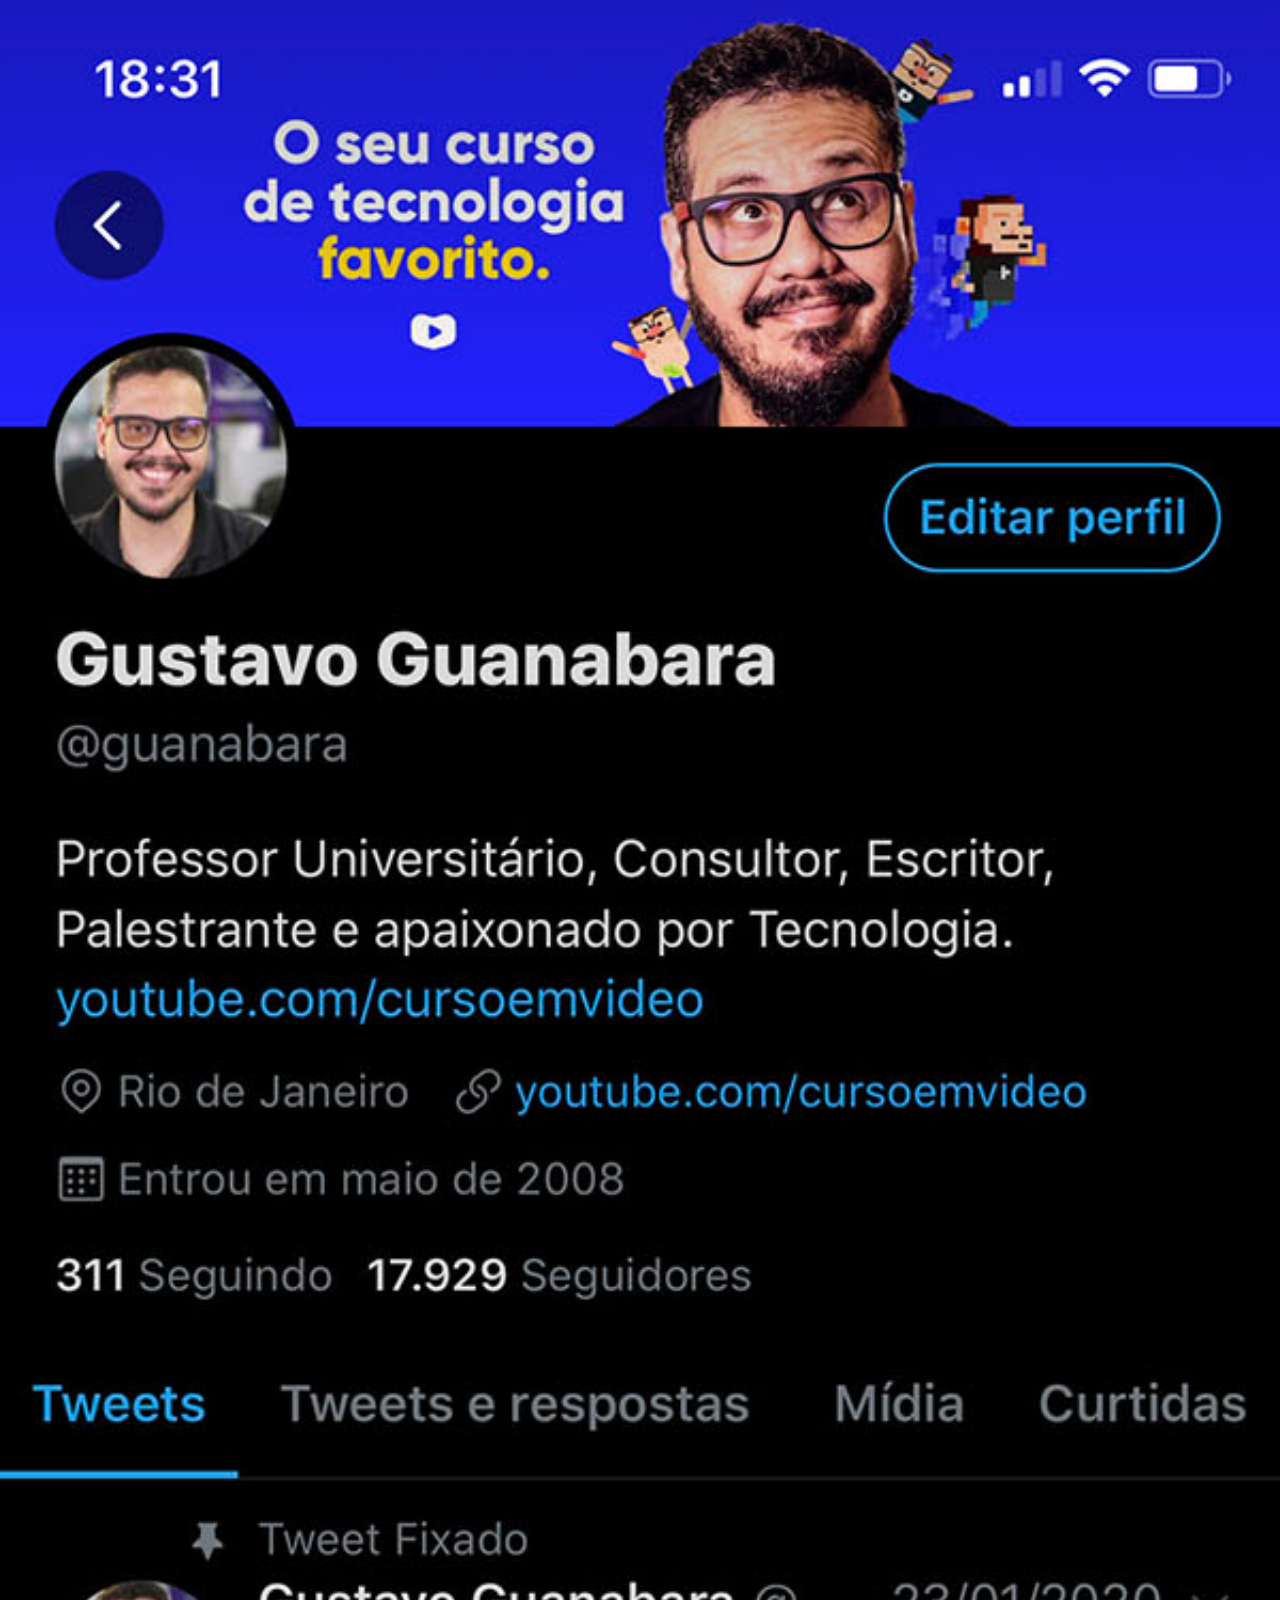
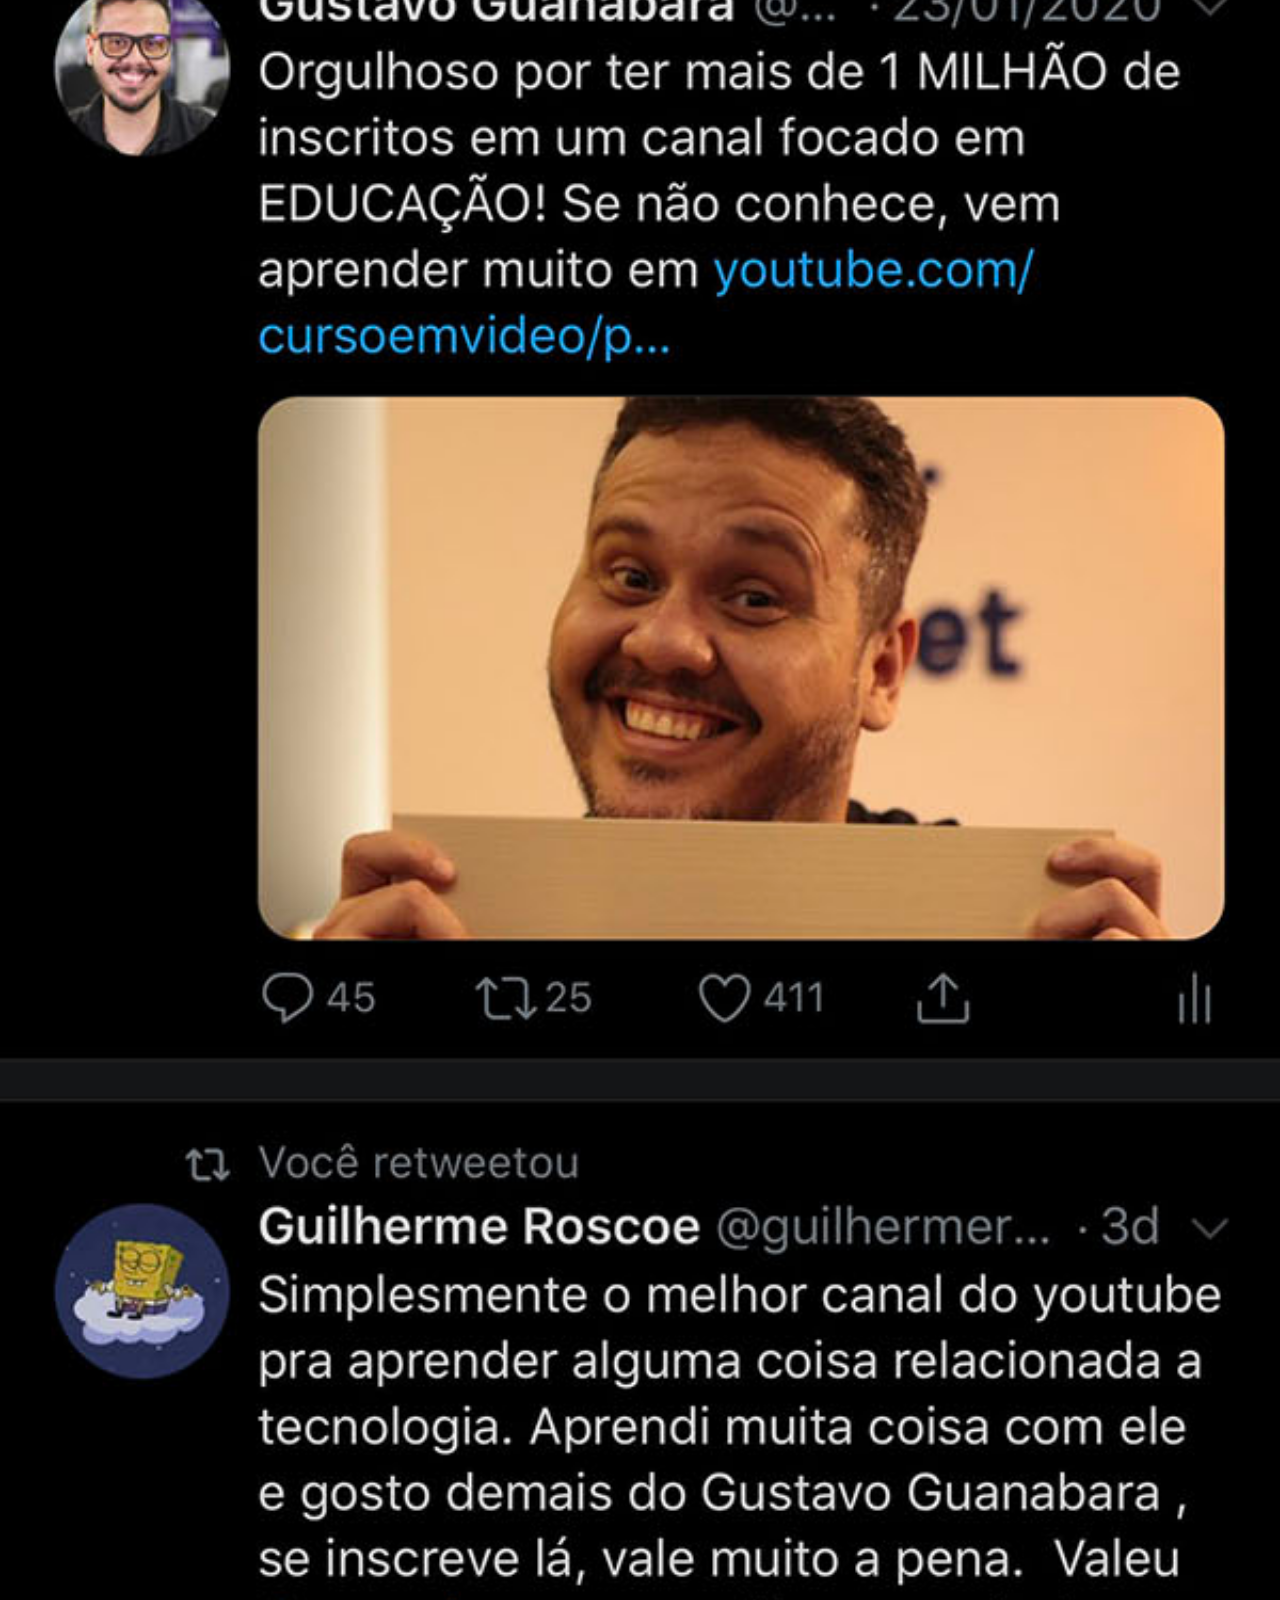
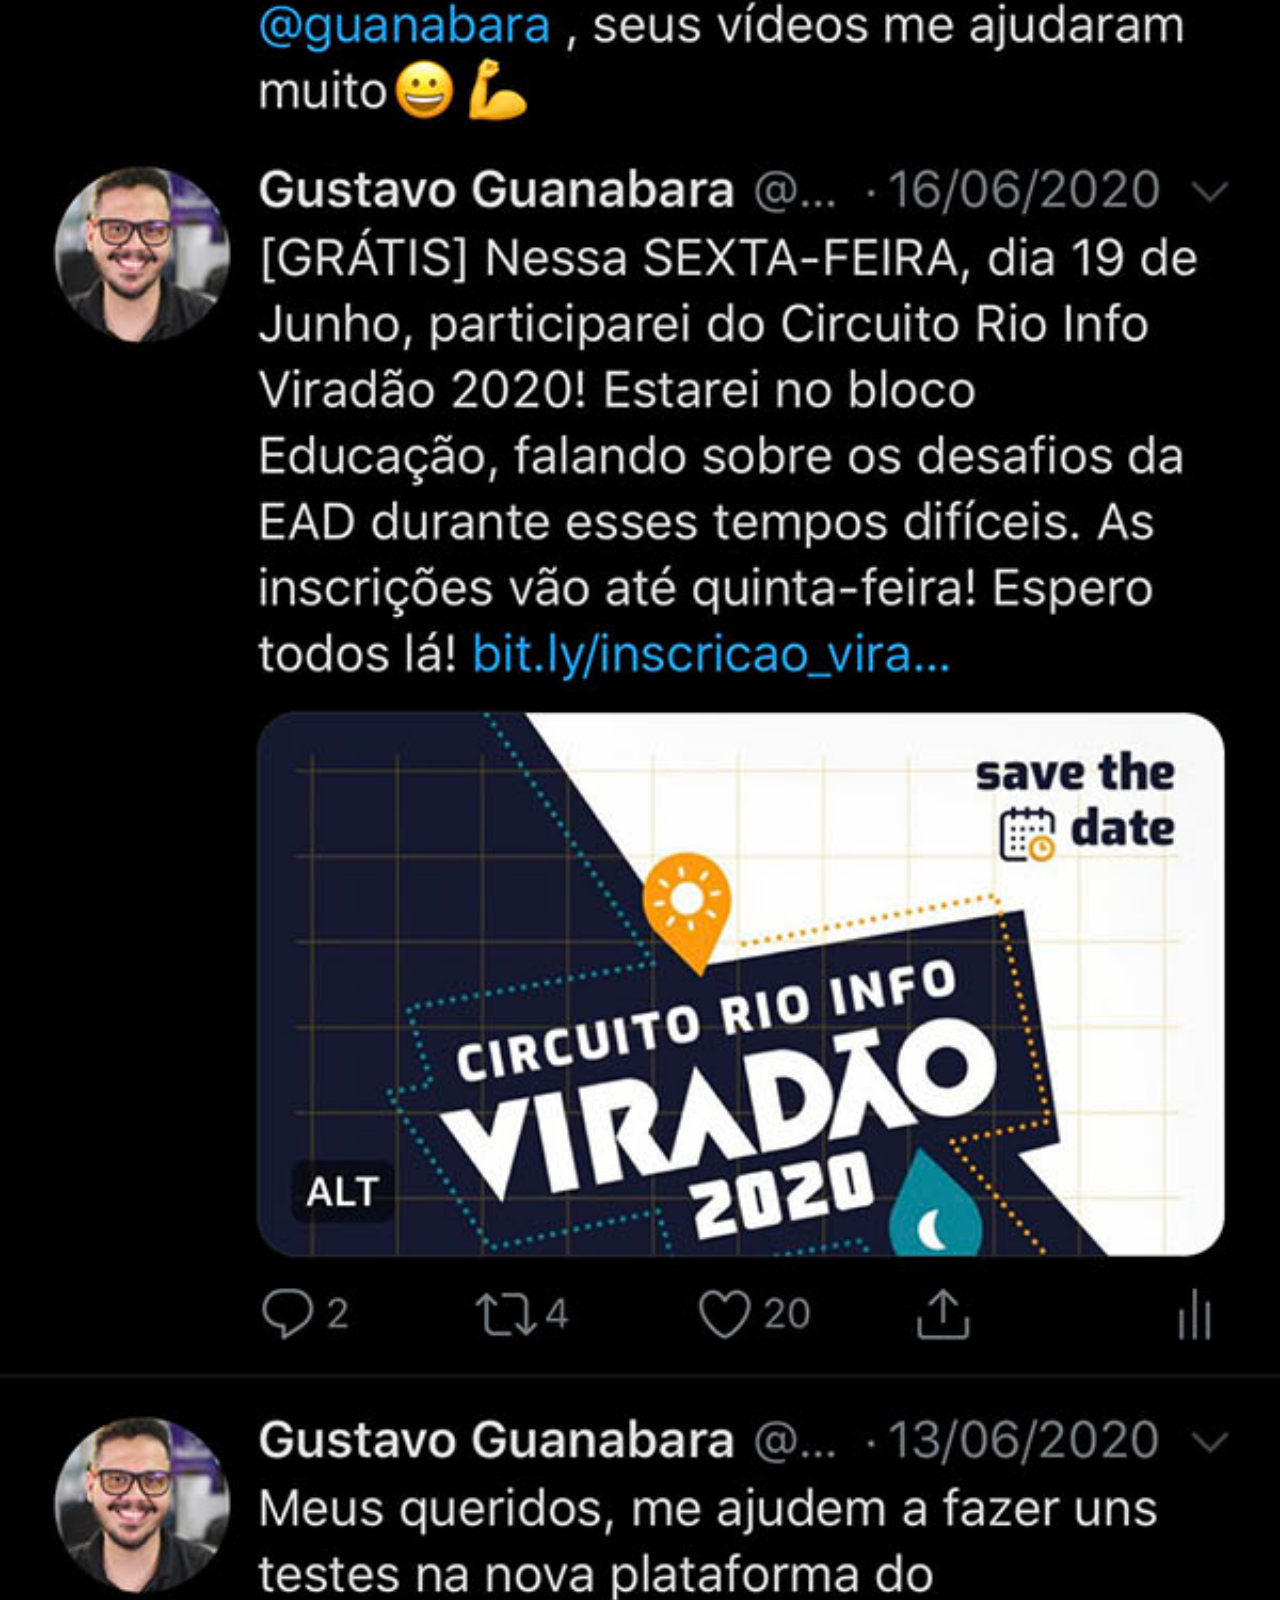
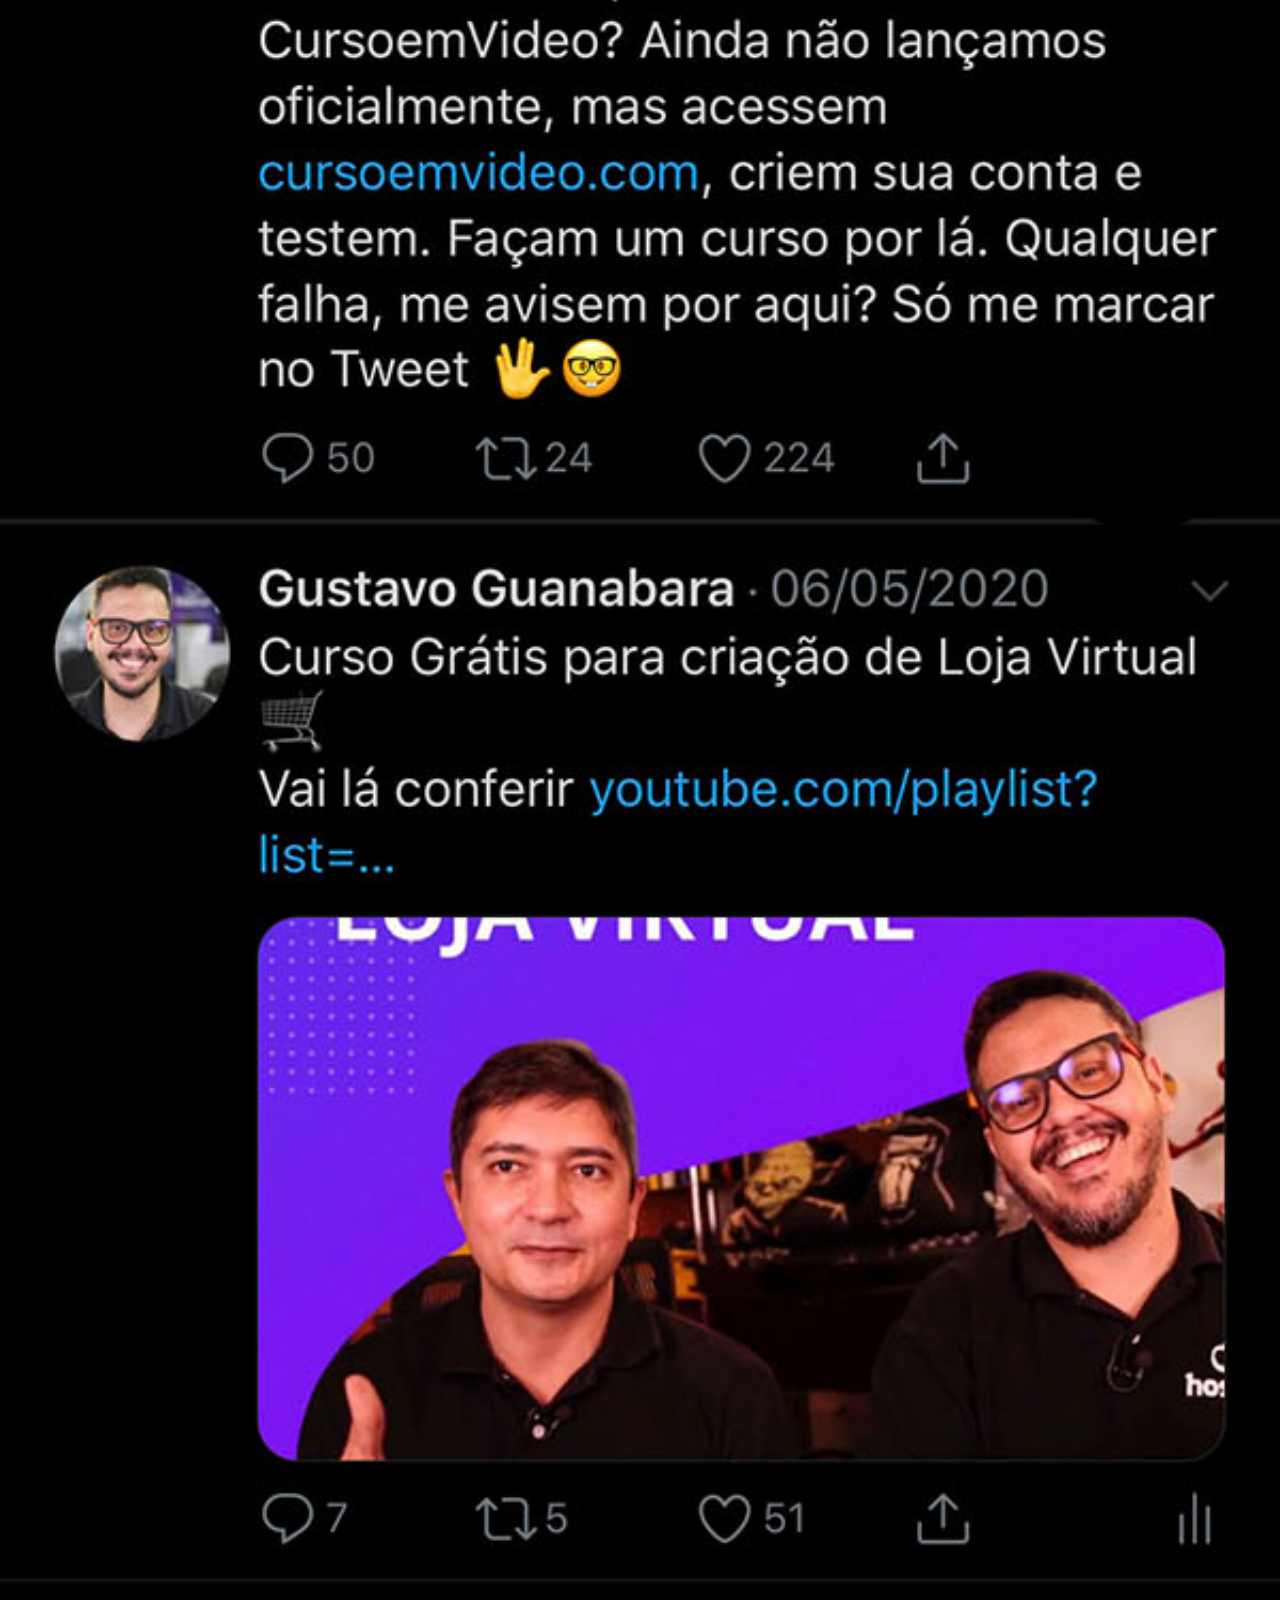
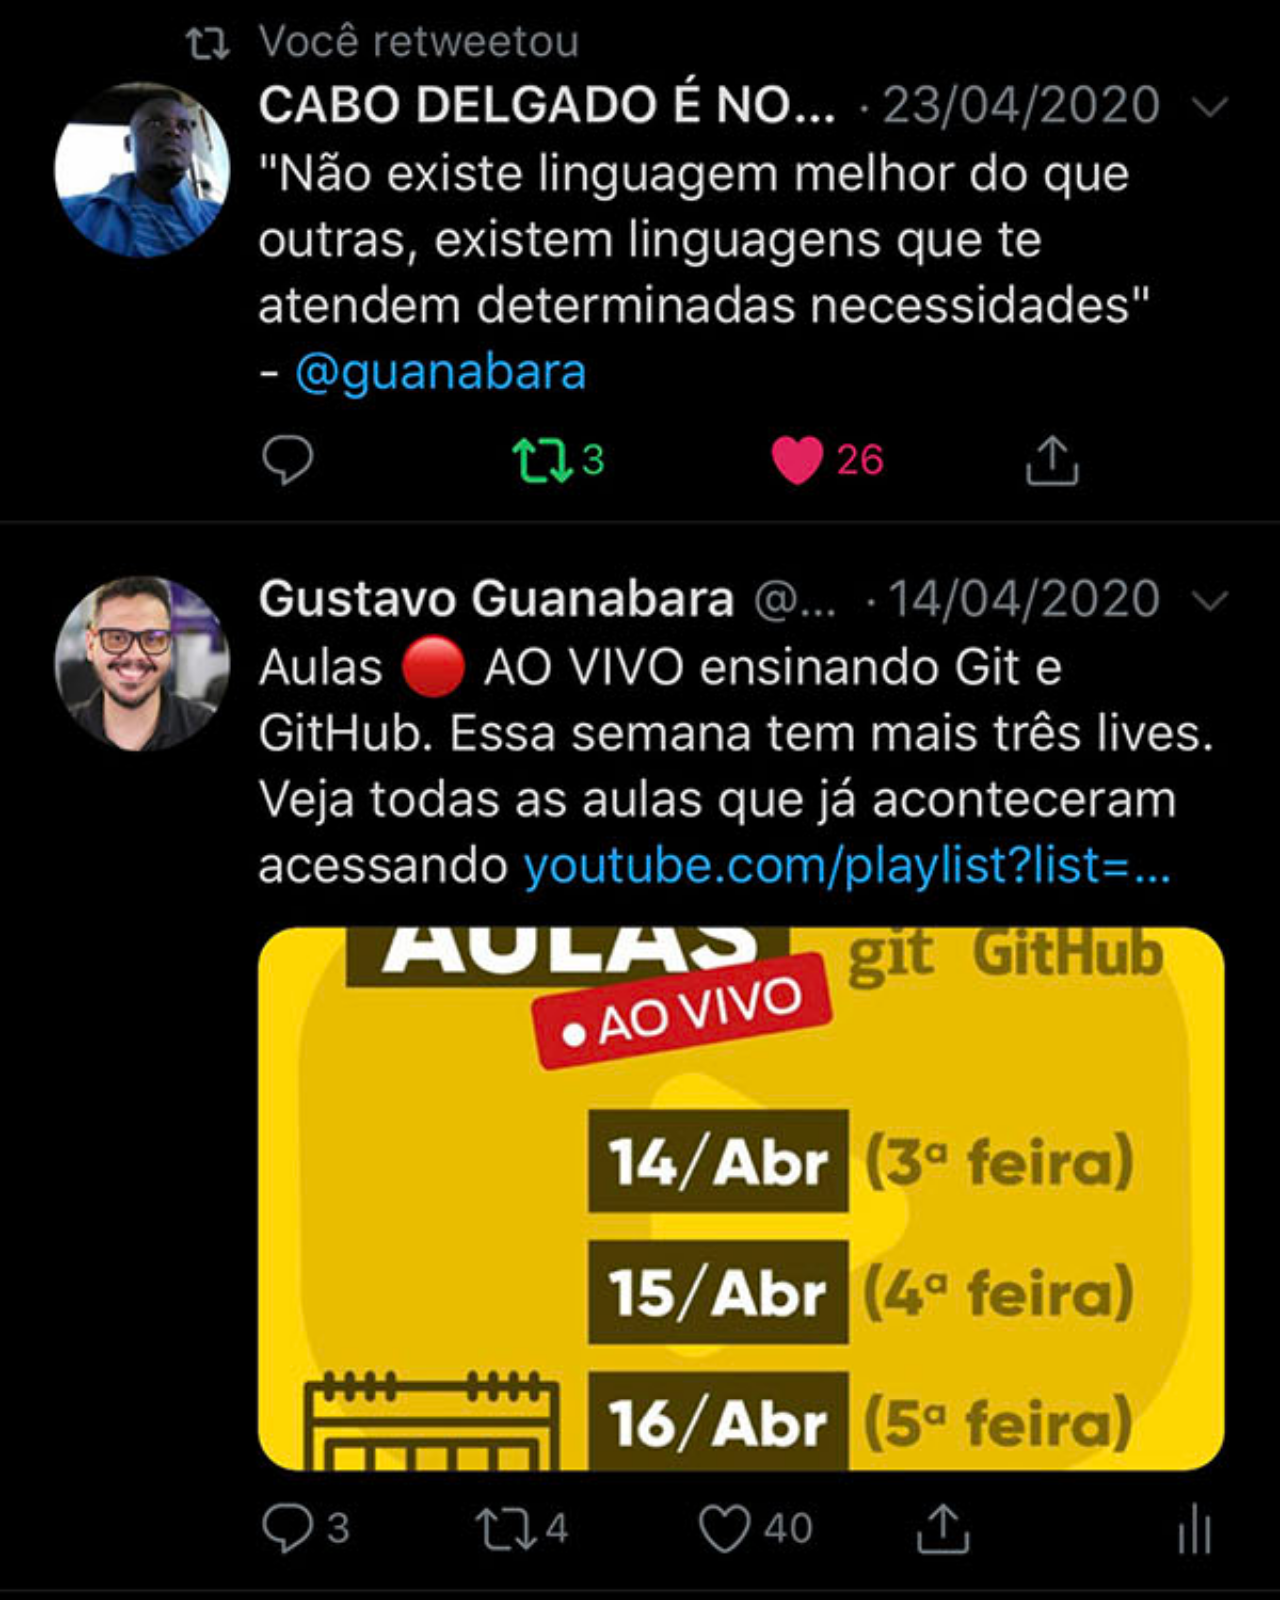
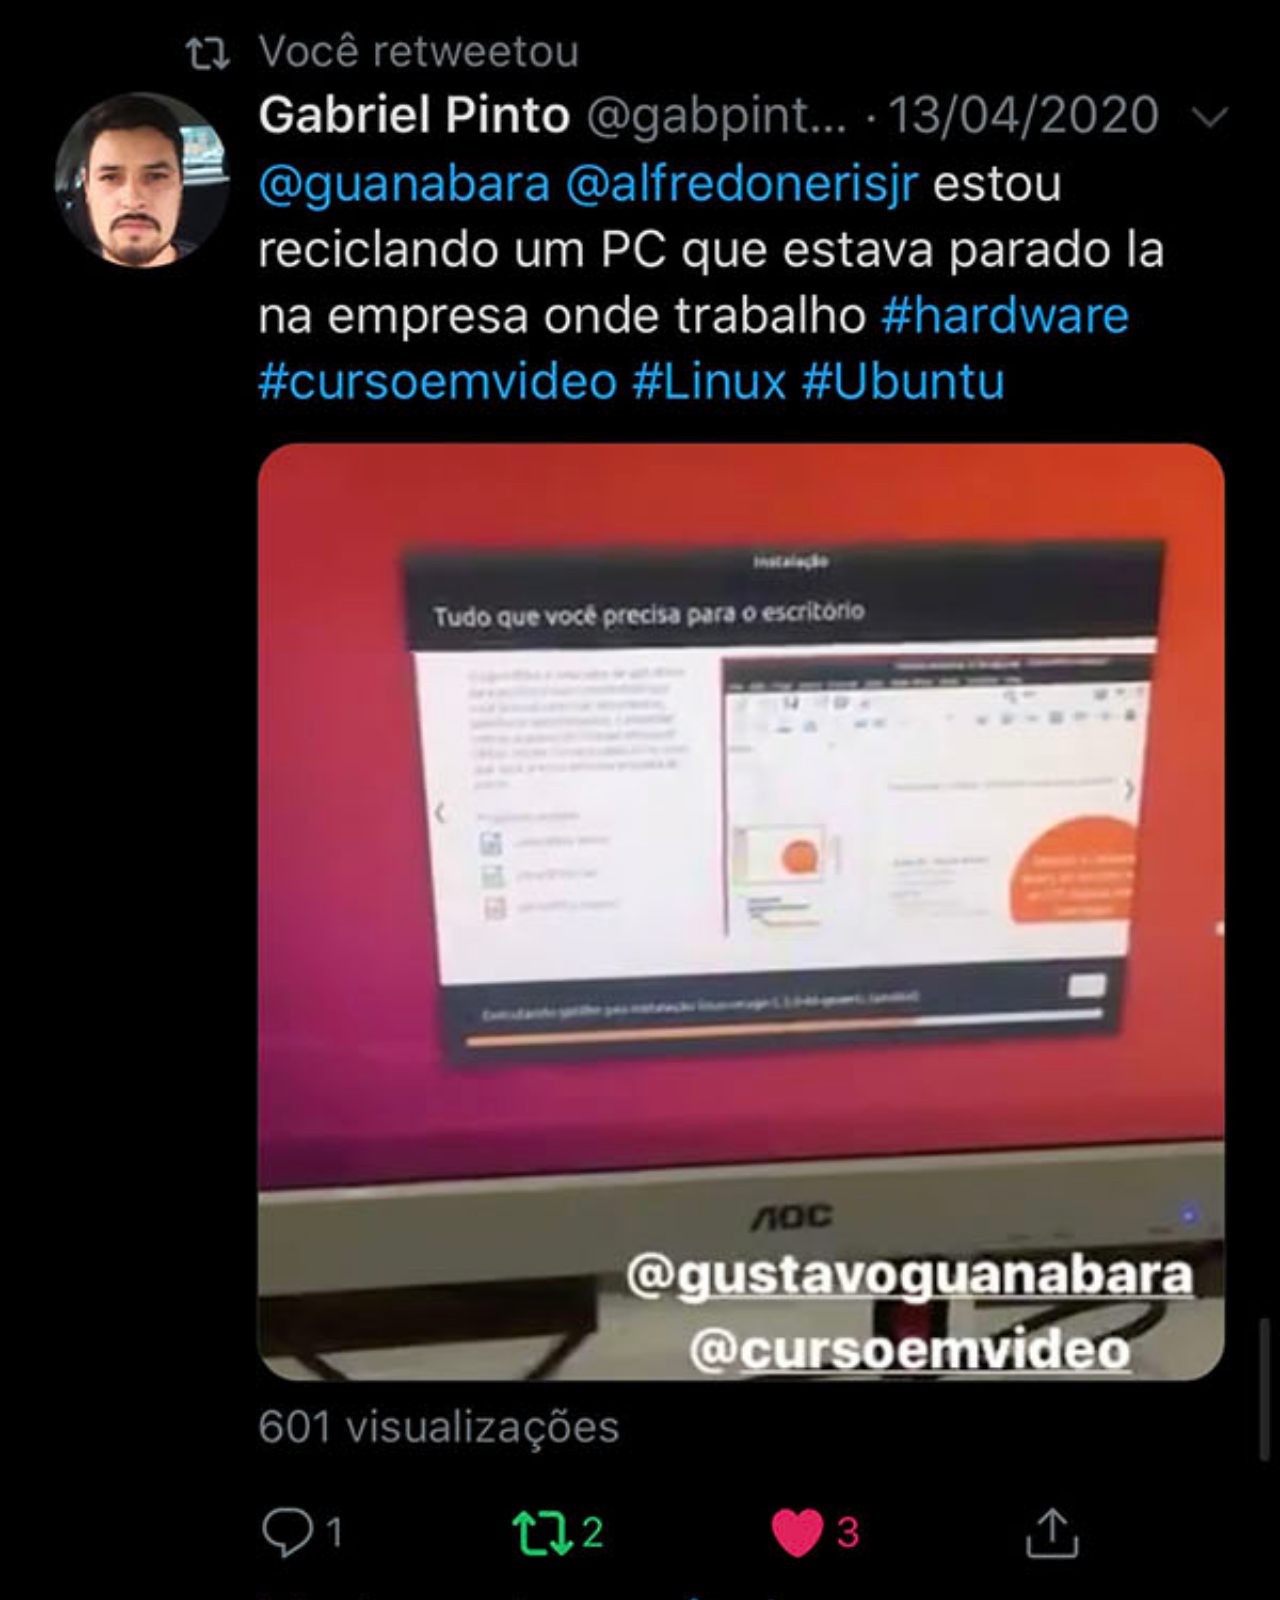
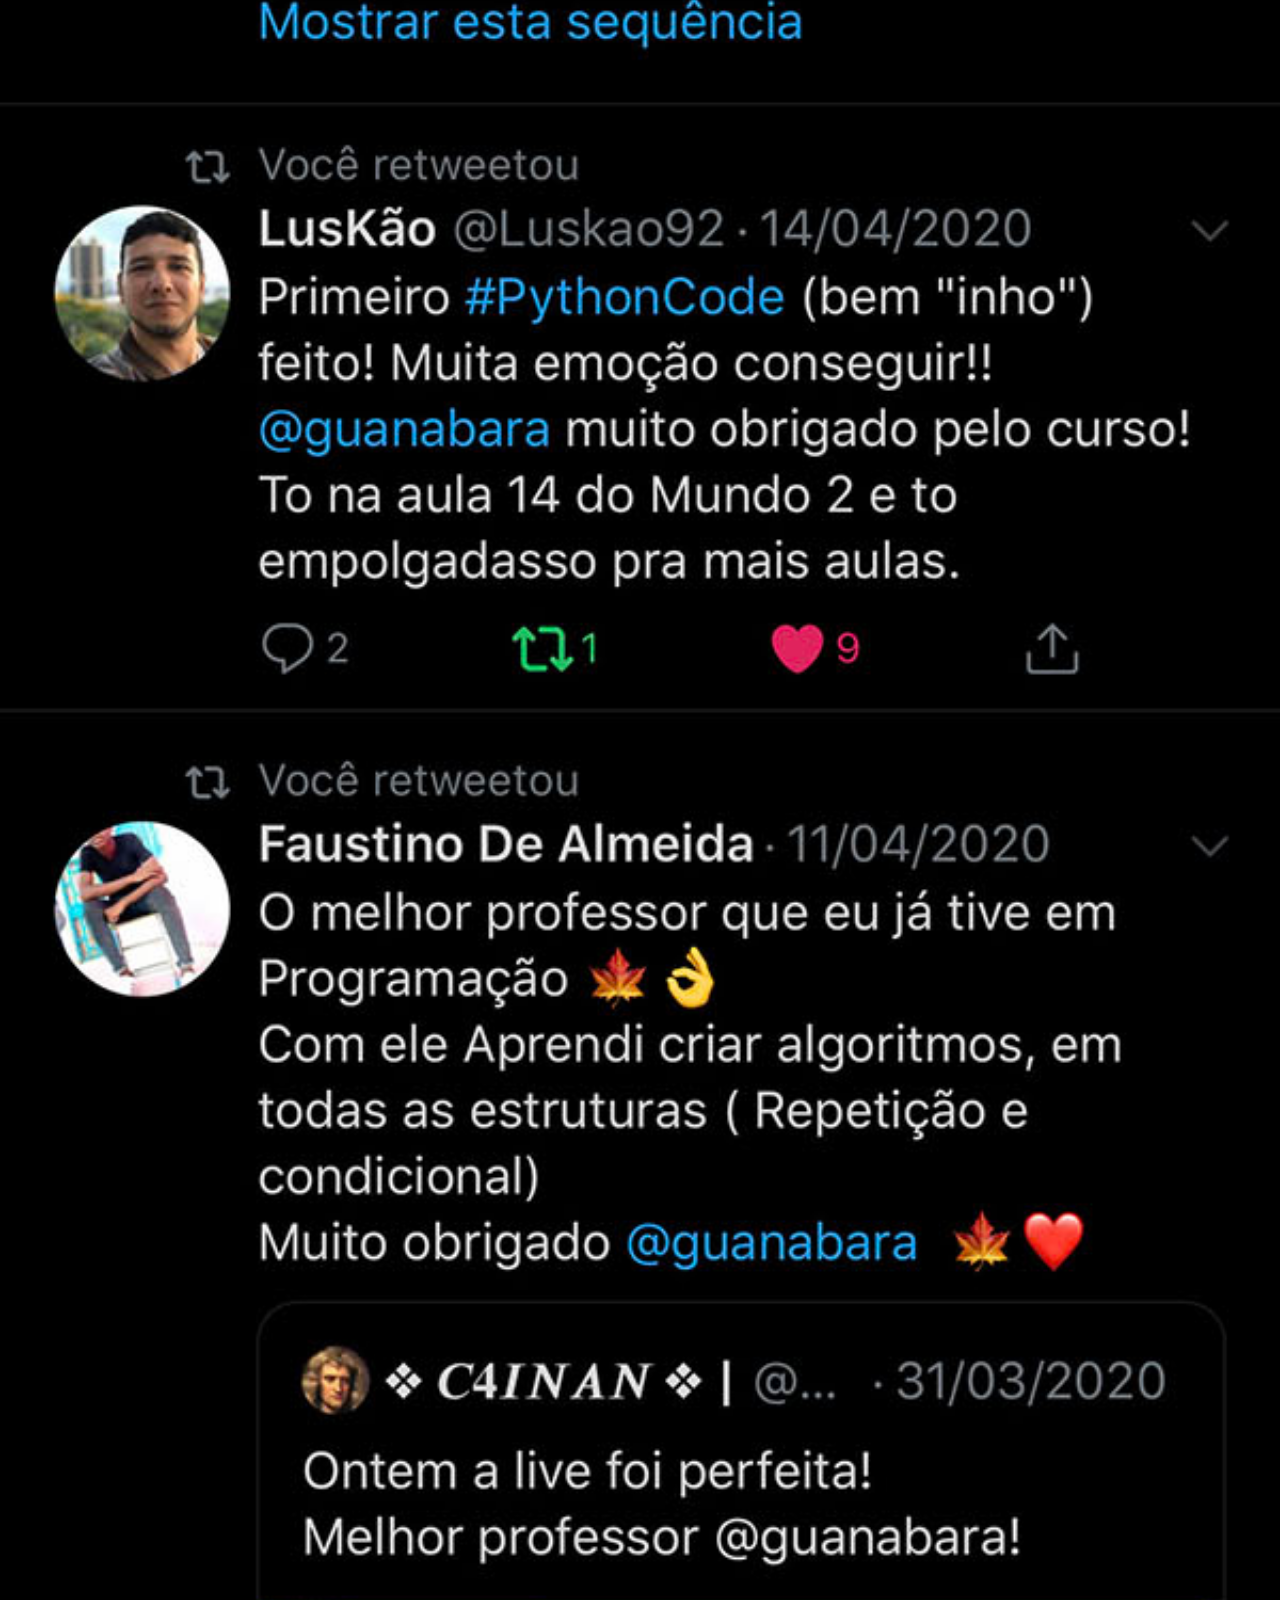
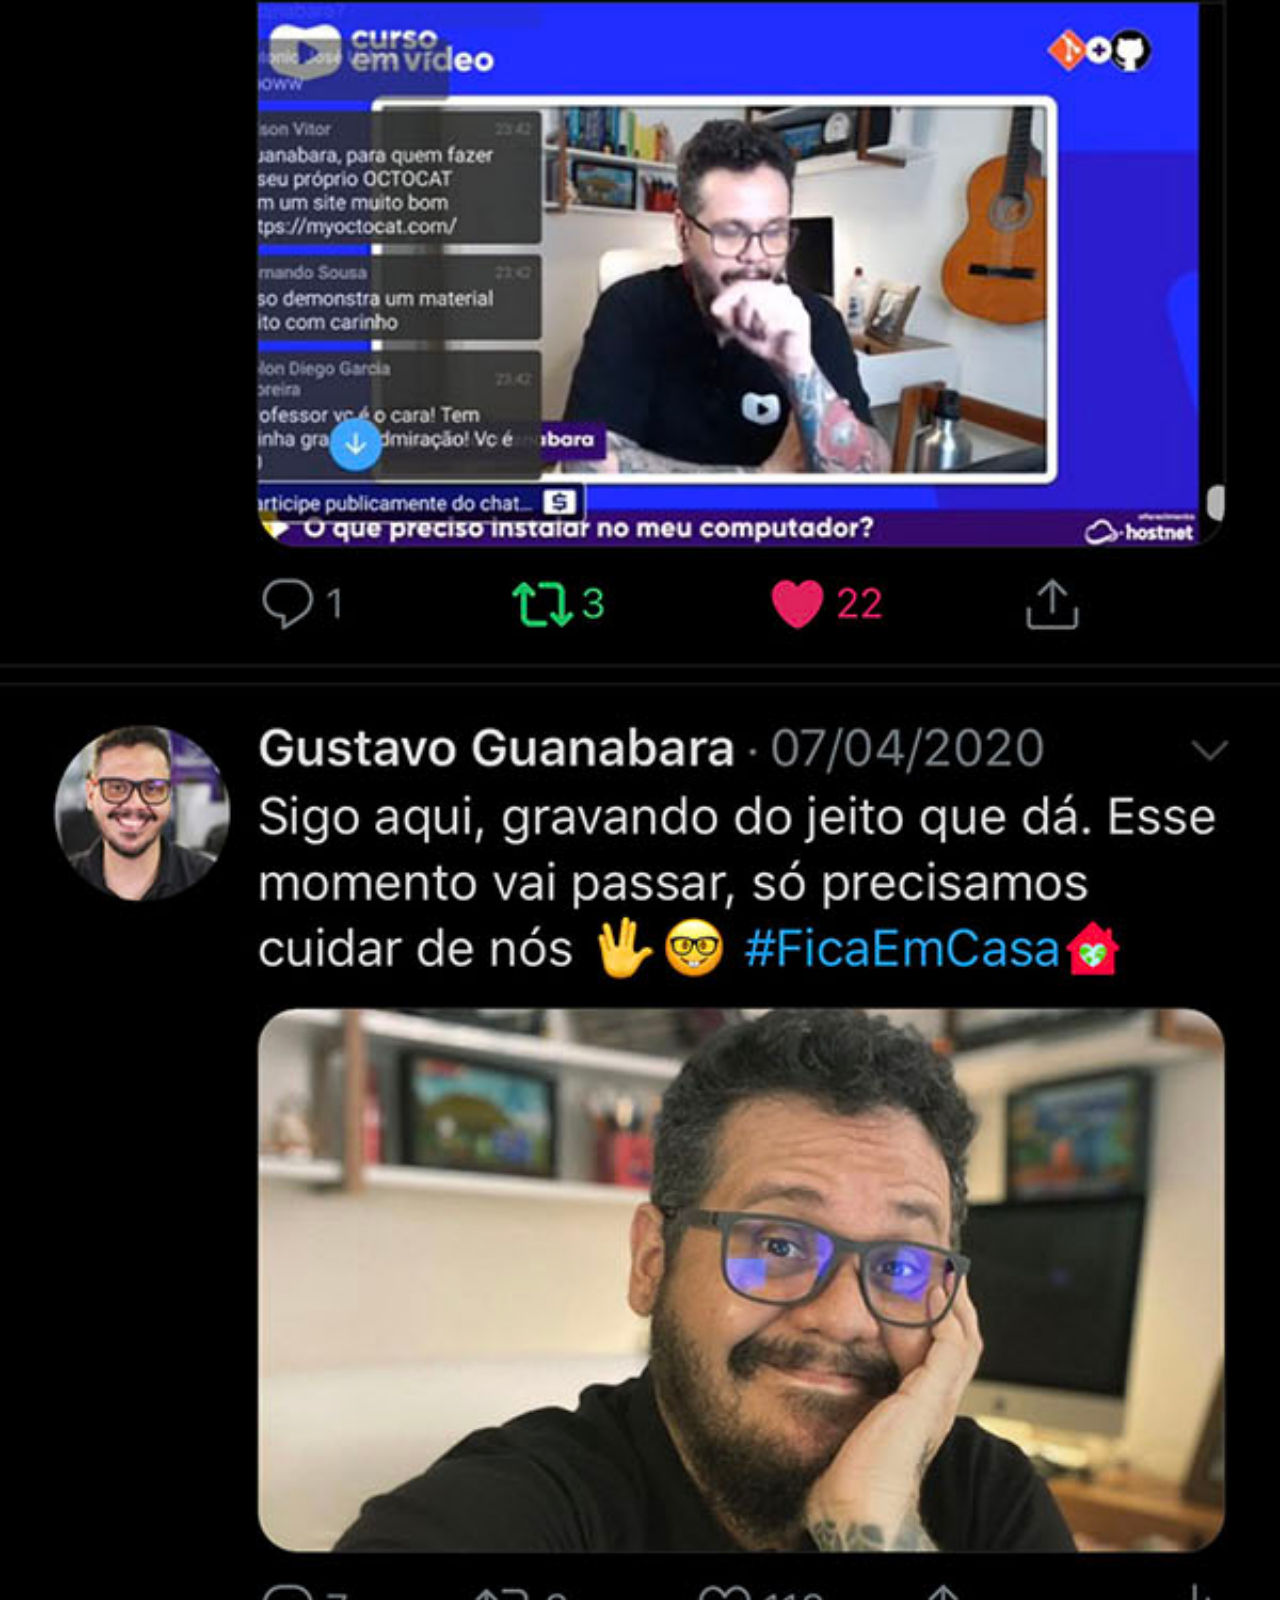
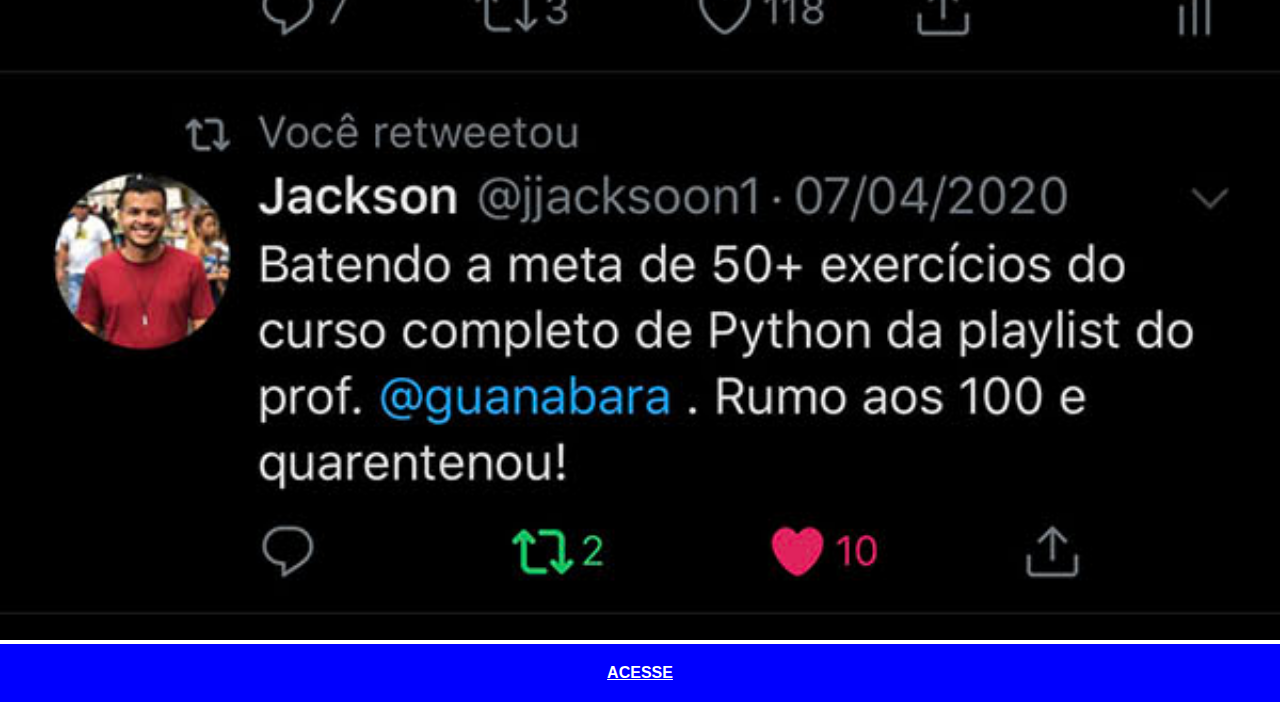
<file: twitter.html>
<!DOCTYPE html>
<html lang="pt-br">
<head>
    <meta charset="UTF-8">
    <meta http-equiv="X-UA-Compatible" content="IE=edge">
    <meta name="viewport" content="width=device-width, initial-scale=1.0">
    <title>Twitter</title>
    <style>
        *{
            margin: 0px;
            padding: 0px;
        }
        img{
            width: 100vw;
        }
        ::-webkit-scrollbar{
            width: 0px;
        }
        a{
            background-color: blue;
            display: block;
            text-align: center;
            font-weight: bolder;
            font-family: Arial, Helvetica, sans-serif;
            padding: 20px;
            color: white;
        }

    </style>
</head>
<body>
    <img src="pacote-d013/imagens/tela-twitter.jpg" alt="Twitter">
    <a href="https://twitter.com/guanabara" target="_blank">ACESSE</a>
    
    
</body>
</html>
</file>
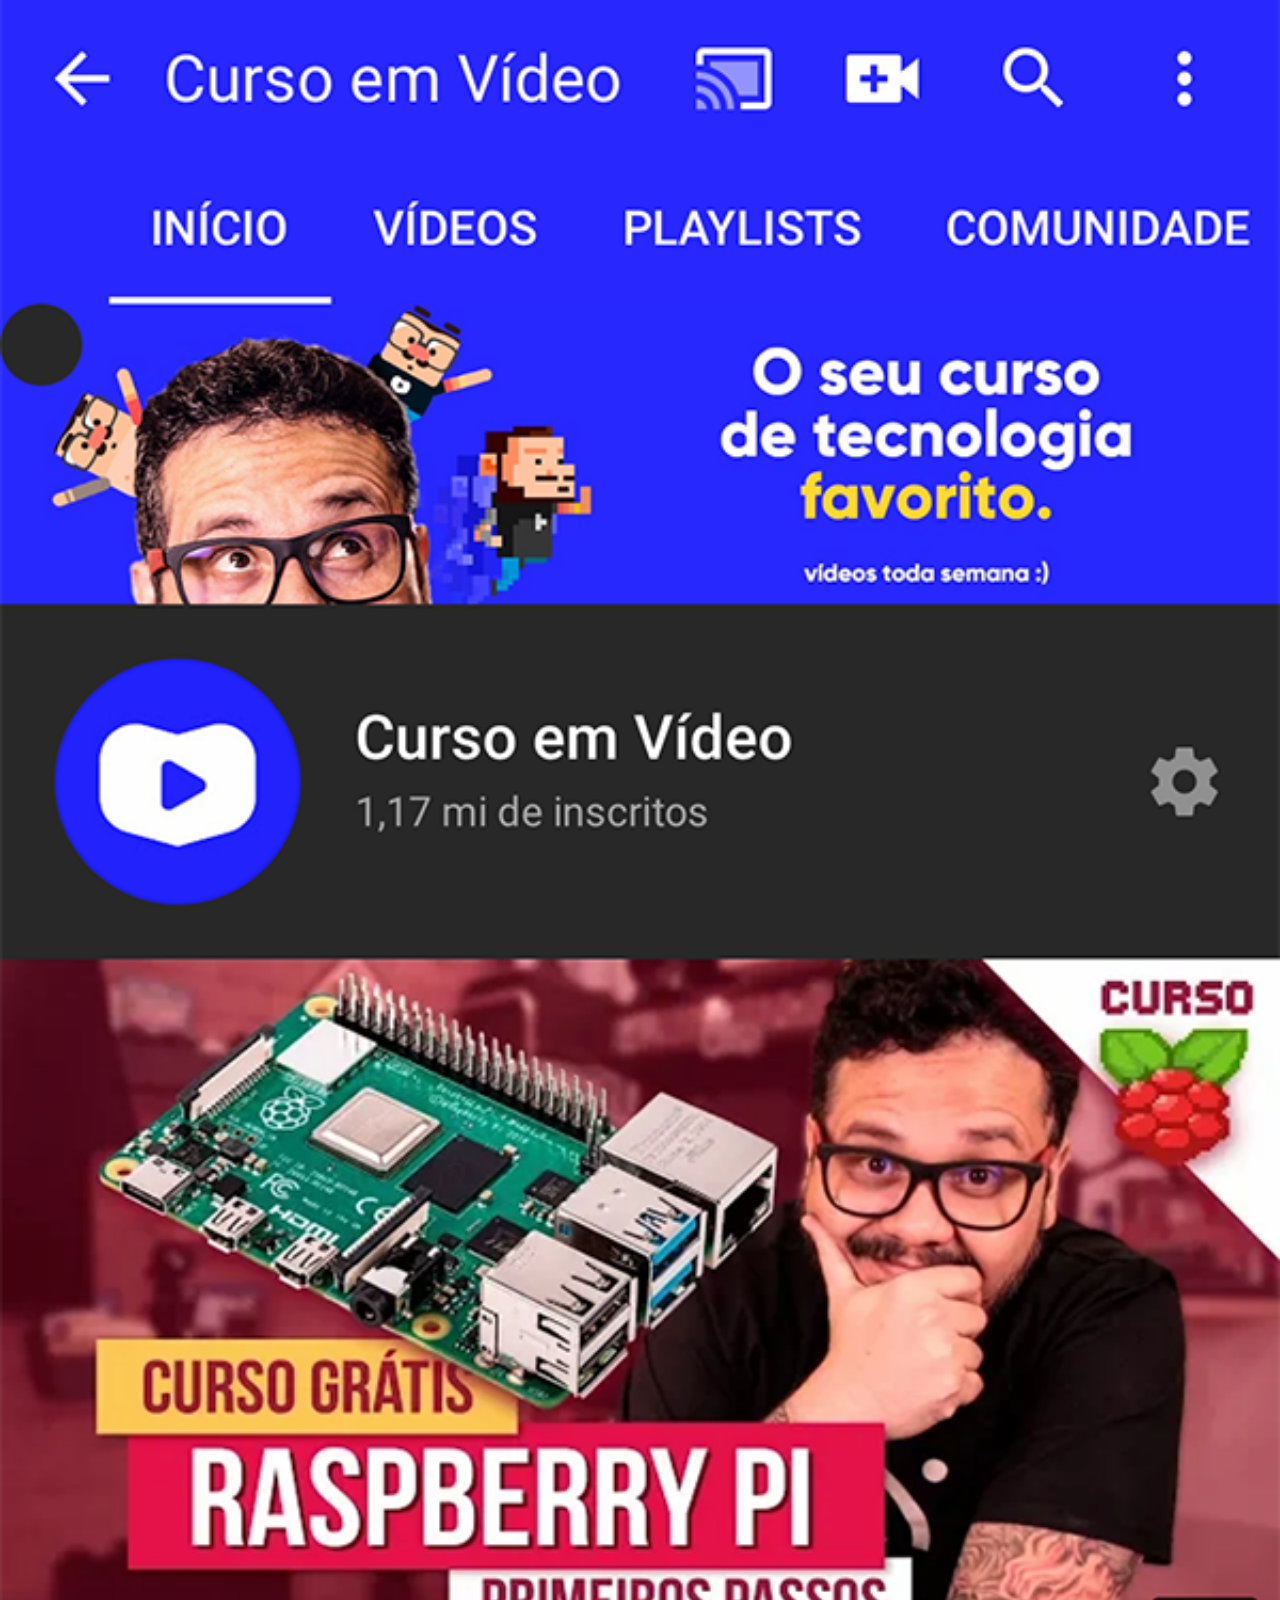
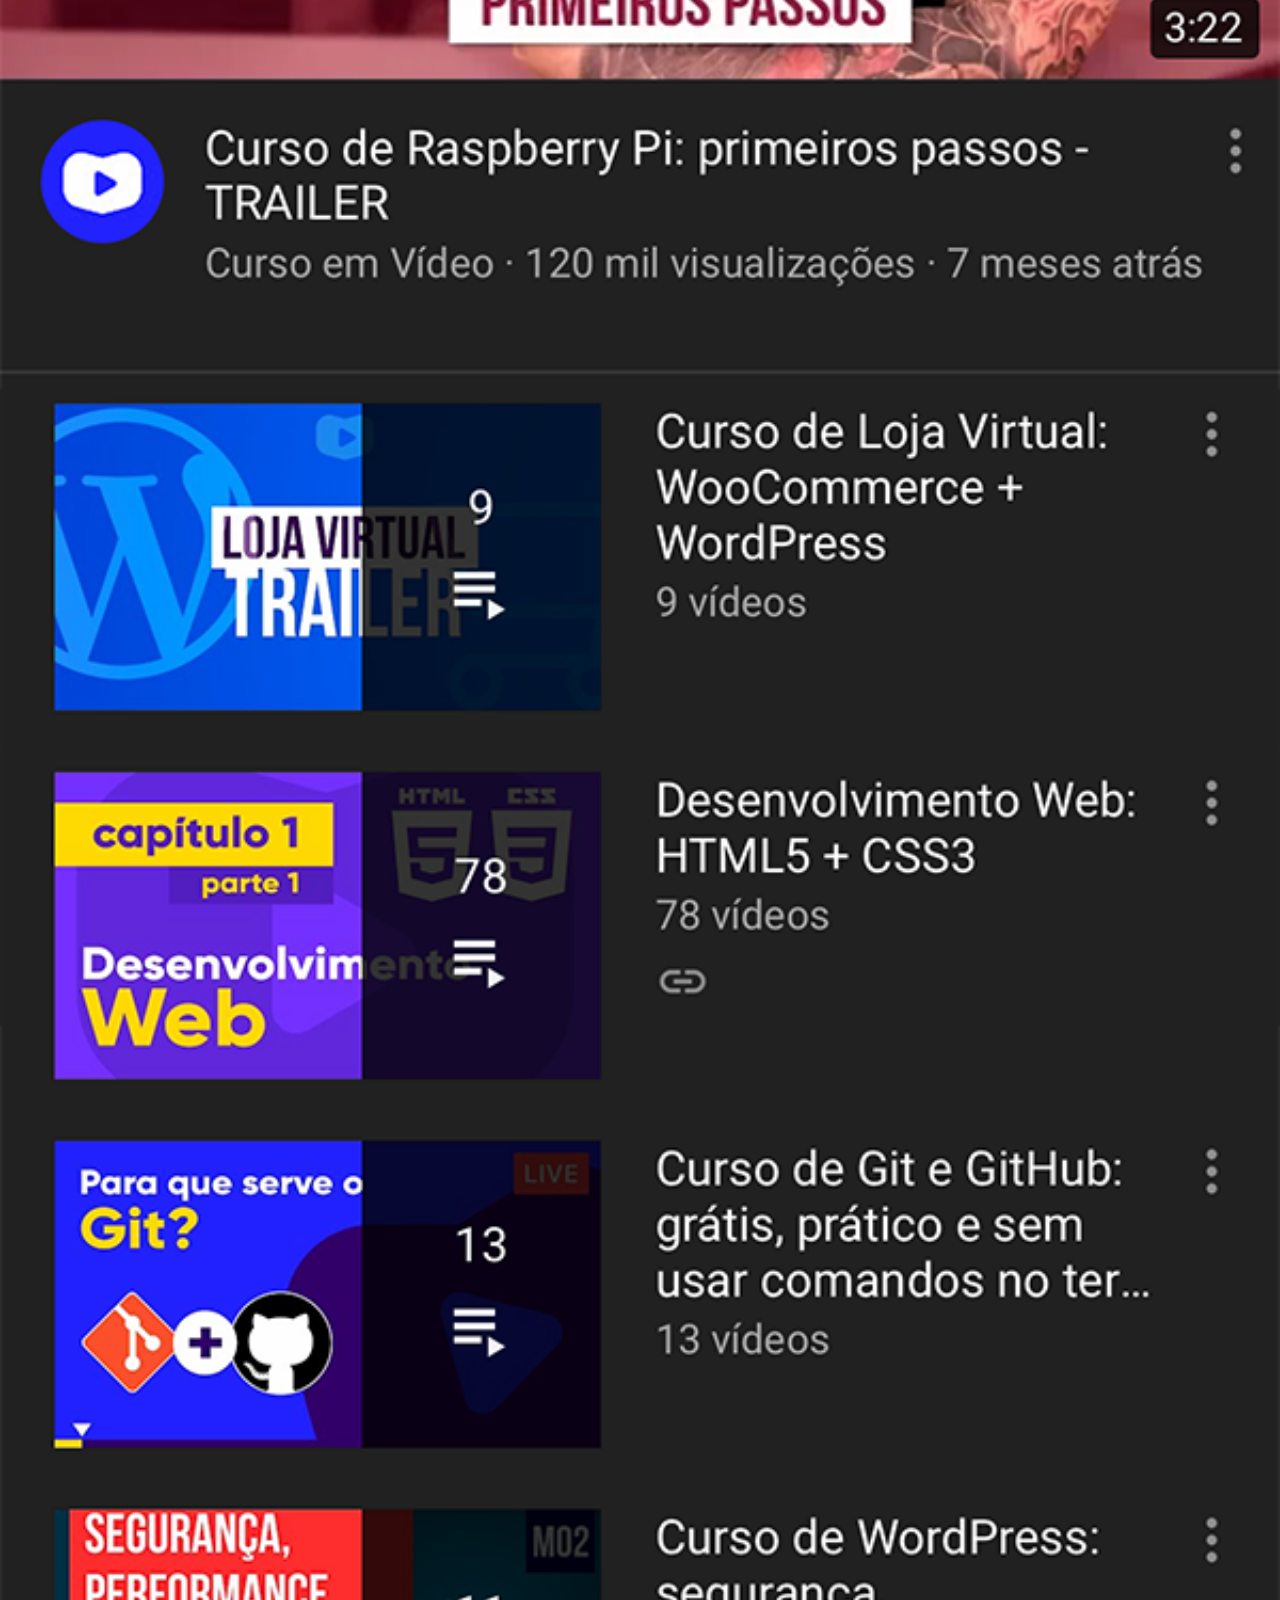
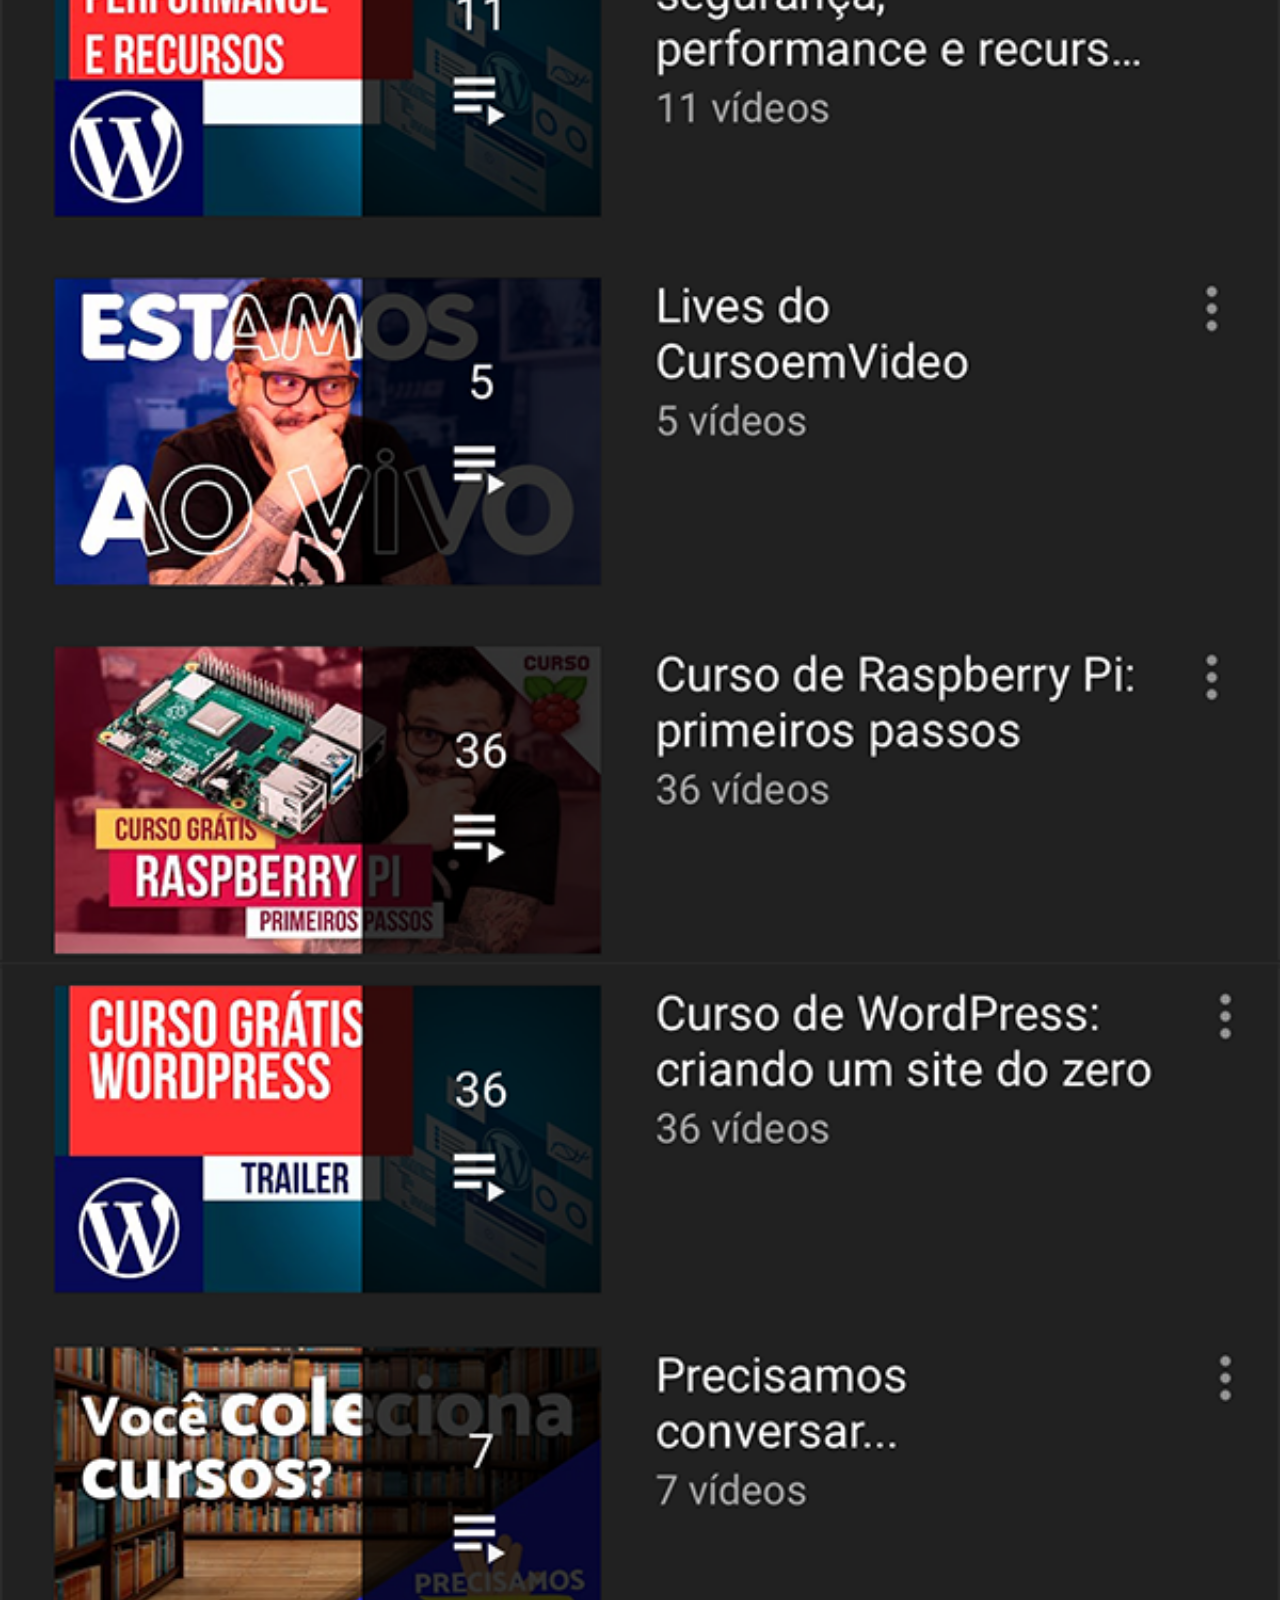
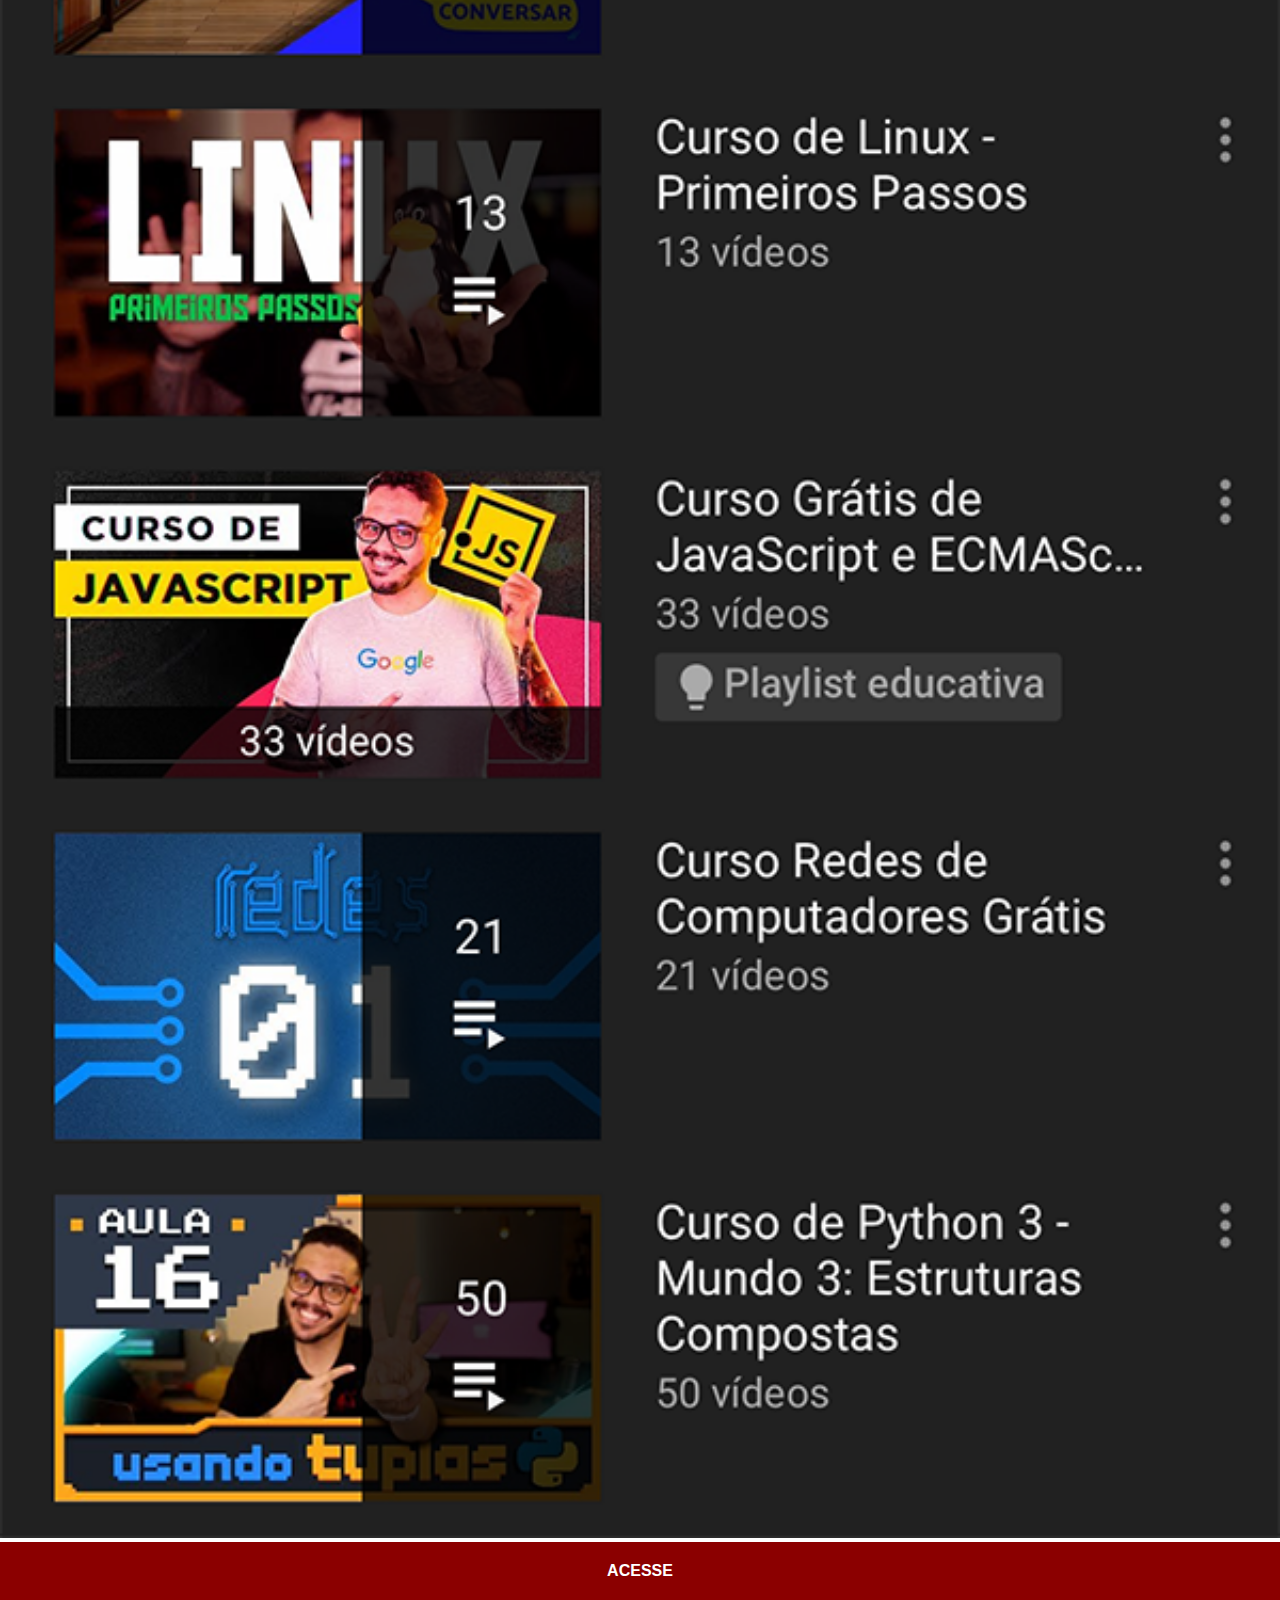
<file: youtube.html>
<!DOCTYPE html>
<html lang="pt-br">
<head>
    <meta charset="UTF-8">
    <meta http-equiv="X-UA-Compatible" content="IE=edge">
    <meta name="viewport" content="width=device-width, initial-scale=1.0">
    <title>Document</title>
    <style>
        *{
            margin: 0px;
            padding: 0px;
            font-family: Arial, Helvetica, sans-serif;
        }
        img{
            width: 100vw;
        }
        ::-webkit-scrollbar{
            width: 0px;
            height: 0px;
        }
        a{
            background-color: darkred;
            display: block;
            color: white;
            padding: 20px;
            text-align: center;
            font-weight: bolder;
            text-decoration: none;            
        }

    </style>
</head>
<body>
    <img src="pacote-d013/imagens/tela-youtube.png" alt="youtube">

    <a href="https://www.youtube.com/c/CursoemV%C3%ADdeo" target="_blank">ACESSE</a>
</body>
</html>
</file>
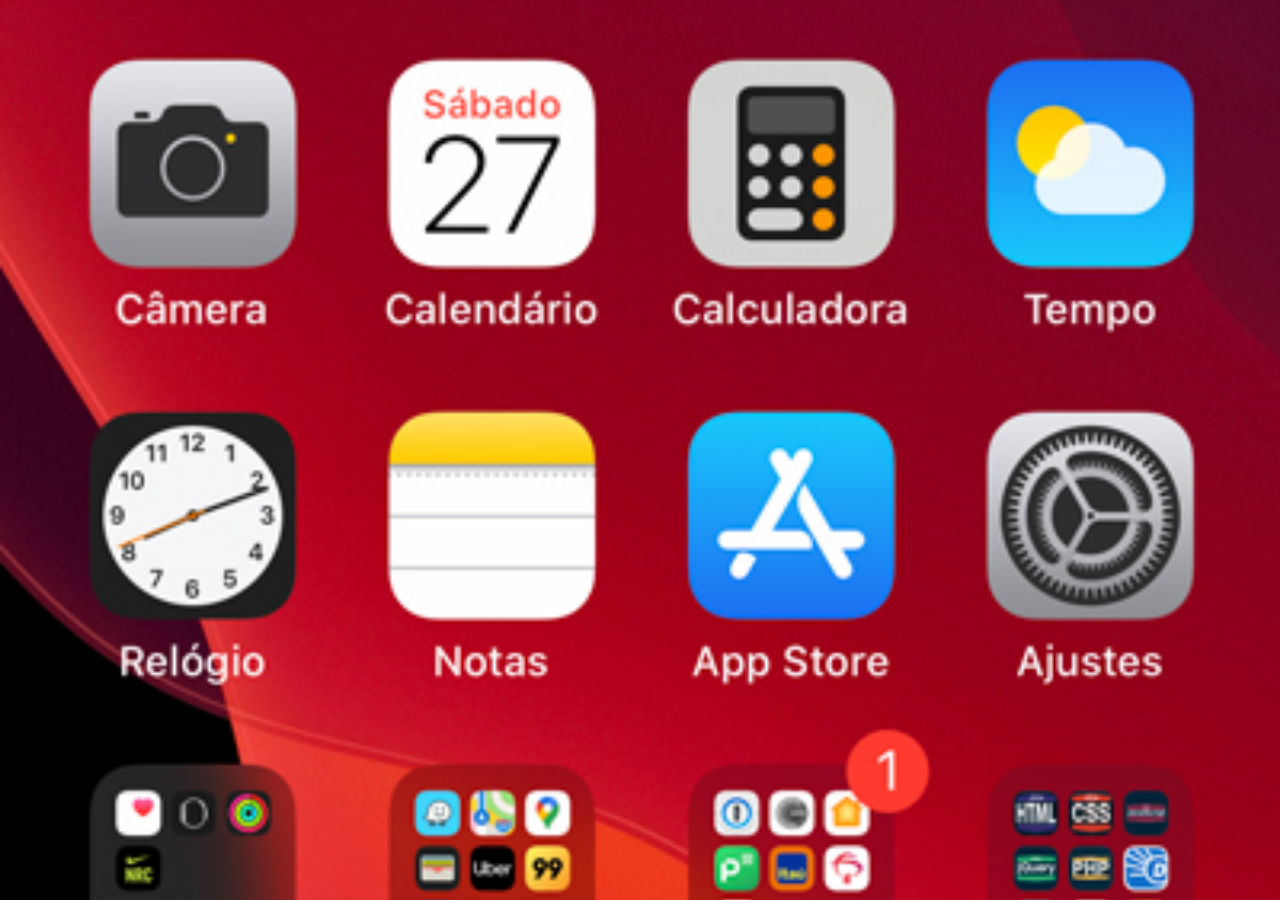
<file: pacote-d013/home.html>
<!DOCTYPE html>
<html lang="pt-br">
<head>
    <meta charset="UTF-8">
    <meta http-equiv="X-UA-Compatible" content="IE=edge">
    <meta name="viewport" content="width=device-width, initial-scale=1.0">
    <title>Home</title>
</head>
<style>
    *{
        margin: 0px;
        padding: 0px;
    }
    
    body{

        width: 100vw;
        height: 100vh;
        background: black url(imagens/tela-home.jpg) no-repeat top center;
        background-size: cover;

    }
</style>
<body>

    
</body>
</html>
</file>
<file: pacote-d013/estilosstyle.css>
@charset "UTF-8";

*{
    margin: 0px;
    padding: 0px;
    font-family: Arial, Helvetica, sans-serif;
}
html,body{
    height: 100vh;
    width: 100vw;
    
}
main{
    height: 100vh;
    position: relative;
   
}
body{
    background: url(imagens/fundo-madeira.jpg) no-repeat top center;
    background-size: cover;
    background-attachment: fixed;
    
}

#telefone{
    height:625px;
    width: 310px;
    background: url(../pacote-d013/imagens/frame-iphone.png) no-repeat;  
    position: absolute;     
    top: 50%;
    left: 50%;
    transform: translate(-50%,-50%);
}
iframe#tela{
    position: relative;
    top: 80px;
    left: 22px;    
    height: 471px;
    width: 268px;

}
</file>
